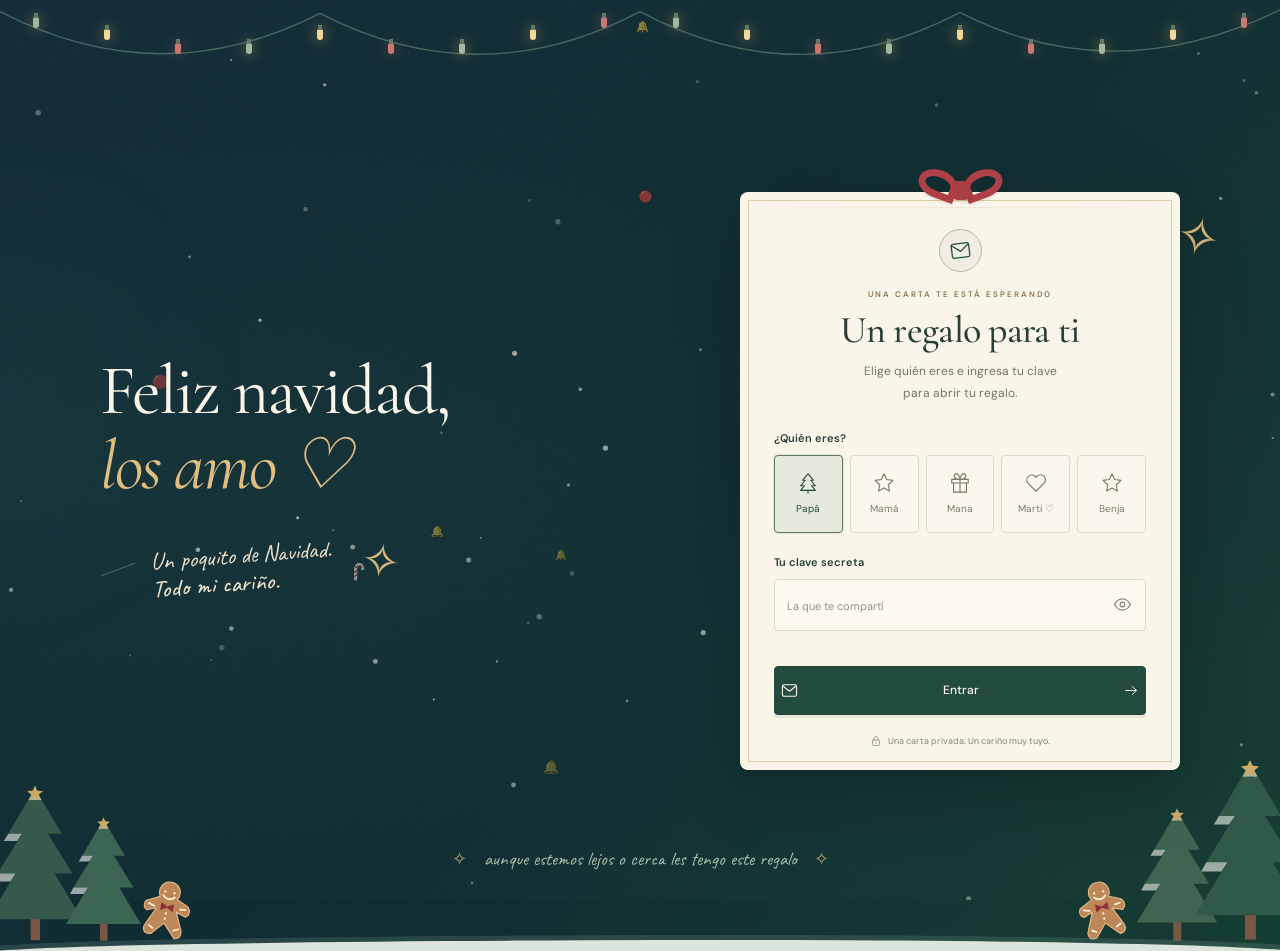
<file: index.html>
<!DOCTYPE html>
<html lang="es-CL">
<head>
  <meta charset="UTF-8">
  <meta name="viewport" content="width=device-width, initial-scale=1">
  <meta name="robots" content="noindex, nofollow">
  <meta name="theme-color" content="#102d32">
  <meta name="description" content="Un pequeño regalo, preparado con mucho cariño para esta Navidad.">
  <meta property="og:title" content="Un regalo de Navidad 🎄">
  <meta property="og:description" content="Hay regalos que se abren con el corazón. Uno de ellos te está esperando.">
  <meta property="og:type" content="website">
  <meta property="og:locale" content="es_CL">
  <title>Un regalo de Navidad 🎄</title>
  <link rel="icon" href="data:image/svg+xml,%3Csvg xmlns='http://www.w3.org/2000/svg' viewBox='0 0 64 64'%3E%3Ctext y='52' font-size='52'%3E🎄%3C/text%3E%3C/svg%3E">
  <link rel="preconnect" href="https://fonts.googleapis.com">
  <link rel="preconnect" href="https://fonts.gstatic.com" crossorigin>
  <link href="https://fonts.googleapis.com/css2?family=Caveat:wght@400;500;600&family=Cormorant+Garamond:ital,wght@0,400;0,500;0,600;1,400;1,500&family=DM+Sans:wght@400;500;600;700&display=swap" rel="stylesheet">
  <link rel="stylesheet" href="style.css">
  <script src="config.js" defer></script>
  <script src="contenido-cifrado.js" defer></script>
  <script src="script.js" defer></script>
  <script src="nieve.js" defer></script>
</head>
<body>
  <a class="saltar-contenido" href="#principal">Ir al regalo</a>
  <canvas id="nieve" aria-hidden="true"></canvas>
  <div class="halo halo-uno" aria-hidden="true"></div>
  <div class="halo halo-dos" aria-hidden="true"></div>
  <svg class="simbolos" xmlns="http://www.w3.org/2000/svg" aria-hidden="true">
    <defs>
      <symbol id="icono-estrella" viewBox="0 0 24 24"><path d="m12 2 2.9 6.2 6.8.9-5 4.8 1.2 6.8-5.9-3.3-5.9 3.3 1.2-6.8-5-4.8 6.8-.9Z"/></symbol>
      <symbol id="icono-pino" viewBox="0 0 24 24"><path d="m12 2-6 7h3l-5 6h4l-4 5h16l-4-5h4l-5-6h3Z"/><path d="M12 20v3"/></symbol>
      <symbol id="icono-corazon" viewBox="0 0 24 24"><path d="M20.8 4.6a5.4 5.4 0 0 0-7.6 0L12 5.8l-1.2-1.2a5.4 5.4 0 0 0-7.6 7.6L12 21l8.8-8.8a5.4 5.4 0 0 0 0-7.6Z"/></symbol>
      <symbol id="icono-regalo" viewBox="0 0 24 24"><path d="M3 8h18v4H3zM5 12v10h14V12M12 8v14M12 8C5 9 4 2 8 2c3 0 4 6 4 6Zm0 0c7 1 8-6 4-6-3 0-4 6-4 6Z"/></symbol>
      <symbol id="icono-sobre" viewBox="0 0 24 24"><rect x="2" y="4" width="20" height="16" rx="2"/><path d="m3 6 9 7 9-7"/></symbol>
      <symbol id="icono-ojo" viewBox="0 0 24 24"><path d="M2 12s3.5-7 10-7 10 7 10 7-3.5 7-10 7S2 12 2 12Z"/><circle cx="12" cy="12" r="3"/></symbol>
      <symbol id="icono-flecha" viewBox="0 0 24 24"><path d="M4 12h16m-6-6 6 6-6 6"/></symbol>
      <symbol id="arbol" viewBox="0 0 130 220"><path d="M59 174h13v42H59z" fill="#795744"/><path d="M65 6 28 69h19L13 124h25L0 187h130l-38-63h25L83 69h19Z" fill="currentColor"/><path d="m65 6-9 16h18Zm-37 63h19l-7 10H22Zm-15 55h25l-7 11H7Z" fill="#e4eadf" opacity=".65"/><path d="m65 2 3 7 8 1-6 5 2 8-7-4-7 4 2-8-6-5 8-1Z" fill="#cbaa68"/></symbol>
      <symbol id="jengibre" viewBox="0 0 80 100"><path d="M25 29a18 18 0 1 1 30 0l19 8q12 11 0 19l-17-6 14 30q5 14-9 16L40 73 21 95Q6 98 7 84l15-34-15 6Q-5 50 3 40Z" fill="#bd8758" stroke="#e6b987" stroke-width="2"/><path d="m8 44 10 3M63 45l9-1M15 81l7 4m36-2 8-4M30 26q10 10 20 0" fill="none" stroke="#fff1d8" stroke-width="3" stroke-linecap="round"/><g fill="#fff1d8"><circle cx="32" cy="19" r="2"/><circle cx="48" cy="19" r="2"/></g><path d="m29 38 11 6 11-6v14l-11-6-11 6Z" fill="#8e3038"/><g fill="#fff1d8"><circle cx="40" cy="56" r="2"/><circle cx="40" cy="65" r="2"/></g></symbol>
    </defs>
  </svg>
  <div class="guirnalda" aria-hidden="true"><svg viewBox="0 0 1440 90" preserveAspectRatio="none"><path d="M-20 2Q170 112 360 15Q540 108 720 13Q900 109 1080 14Q1260 107 1460 1"/></svg><div class="luces"><i></i><i></i><i></i><i></i><i></i><i></i><i></i><i></i><i></i><i></i><i></i><i></i><i></i><i></i><i></i><i></i><i></i><i></i></div></div>
  <main id="principal" tabindex="-1">
    <section class="acceso" id="pantalla-acceso" aria-labelledby="titulo-acceso">
      <div class="introduccion">
        <h1 id="titulo-acceso">Feliz navidad,<br> <em>los amo ♡</em></h1>
        <div class="dedicatoria"><span class="trazo" aria-hidden="true"></span><p>Un poquito de Navidad.<br><strong>Todo mi cariño.</strong></p><span class="estrella-dibujo" aria-hidden="true">✧</span></div>
      </div>
      <div class="envoltorio-acceso">
        <div class="esquina-ramita" aria-hidden="true">✧</div>
        <section class="tarjeta-acceso" id="tarjeta-acceso" aria-labelledby="titulo-tarjeta">
          <div class="cinta-regalo" aria-hidden="true"><span></span><i></i><b></b></div>
          <div class="sello-sobre" aria-hidden="true"><svg viewBox="0 0 24 24"><use href="#icono-sobre"/></svg></div>
          <p class="ceja tarjeta-ceja">UNA CARTA TE ESTÁ ESPERANDO</p>
          <h2 id="titulo-tarjeta">Un regalo para ti</h2>
          <p class="instrucciones">Elige quién eres e ingresa tu clave<br>para abrir tu regalo.</p>
          <form id="formulario-acceso" autocomplete="off">
            <fieldset class="categorias"><legend>¿Quién eres?</legend>
              <label class="categoria"><input type="radio" name="categoria" value="papa" required checked><span><svg viewBox="0 0 24 24" aria-hidden="true"><use href="#icono-pino"/></svg>Papá</span></label>
              <label class="categoria"><input type="radio" name="categoria" value="mama"><span><svg viewBox="0 0 24 24" aria-hidden="true"><use href="#icono-estrella"/></svg>Mamá</span></label>
              <label class="categoria"><input type="radio" name="categoria" value="hermana"><span><svg viewBox="0 0 24 24" aria-hidden="true"><use href="#icono-regalo"/></svg>Mana</span></label>
              <label class="categoria"><input type="radio" name="categoria" value="novia"><span><svg viewBox="0 0 24 24" aria-hidden="true"><use href="#icono-corazon"/></svg>Marti ♡</span></label>
              <label class="categoria"><input type="radio" name="categoria" value="benja"><span><svg viewBox="0 0 24 24" aria-hidden="true"><use href="#icono-estrella"/></svg>Benja</span></label>
            </fieldset>
            <label class="etiqueta-clave" for="clave">Tu clave secreta</label>
            <div class="campo-clave"><input id="clave" type="password" placeholder="La que te compartí" autocomplete="off" autocapitalize="off" spellcheck="false" required aria-describedby="mensaje-acceso"><button id="mostrar-clave" type="button" aria-label="Mostrar contraseña" aria-pressed="false" aria-controls="clave"><svg viewBox="0 0 24 24" aria-hidden="true"><use href="#icono-ojo"/></svg></button></div>
            <p id="mensaje-acceso" class="mensaje-acceso" role="status" aria-live="polite" aria-atomic="true"></p>
            <button class="boton-principal" id="entrar" type="submit"><svg viewBox="0 0 24 24" aria-hidden="true"><use href="#icono-sobre"/></svg><span>Entrar</span><svg class="flecha" viewBox="0 0 24 24" aria-hidden="true"><use href="#icono-flecha"/></svg></button>
          </form>
          <p class="nota-privada"><svg viewBox="0 0 24 24" aria-hidden="true"><rect x="5" y="10" width="14" height="11" rx="2"/><path d="M8 10V7a4 4 0 0 1 8 0v3M12 14v3"/></svg>Una carta privada. Un cariño muy tuyo.</p>
        </section>
      </div>
    </section>
    <section id="pantalla-carta" class="pantalla-carta" hidden aria-label="Tu carta de Navidad">
      <div class="cabecera-carta"><span class="ceja">DEL CORAZÓN AL &quot;PAPEL&quot;</span><button id="saltar-animacion" class="boton-suave" type="button">Saltar animación <span aria-hidden="true">↗</span></button></div>
      <div id="sobre-animado" class="sobre-animado" aria-hidden="true"><div class="papel-sobre">Una carta para ti<span>con todo mi cariño</span></div><div class="bolsillo-sobre"></div><div class="solapa-sobre"></div><div class="sello-cera">♥</div></div>
      <article id="carta" class="carta" hidden aria-labelledby="titulo-carta">
        <div class="adorno-carta" aria-hidden="true">✧ &nbsp; ❋ &nbsp; ✧</div><p class="ceja">UN REGALO DE NAVIDAD</p>
        <h1 id="titulo-carta" tabindex="-1"></h1>
        <div class="separador-carta" aria-hidden="true"><span>♥</span></div>
        <div id="foto-antes"></div>
        <div id="texto-carta" class="texto-carta" aria-label="Carta personal"></div>
        <p id="estado-lectura" class="solo-lectores" role="status" aria-live="polite"></p>
        <div id="foto-despues"></div>
        <div id="final-carta" class="final-carta" hidden><p class="firma" id="firma"></p><span class="corazon-final" aria-hidden="true">♥</span><div class="acciones-carta"><button id="repetir-animacion" class="boton-suave" type="button">Volver a leer con animación</button><button id="cerrar-sesion" class="boton-suave" type="button">Cerrar sesión <span aria-hidden="true">↗</span></button></div></div>
      </article>
      <button id="cerrar-durante" class="boton-salir" type="button">Cerrar sesión</button>
    </section>
    <noscript><p class="aviso-noscript">Activa JavaScript para abrir tu carta de forma privada en este navegador.</p></noscript>
  </main>
  <footer class="pie"><span aria-hidden="true">✧</span> aunque estemos lejos o cerca les tengo este regalo <span aria-hidden="true">✧</span></footer>
  <div class="paisaje" aria-hidden="true"><div class="bosque bosque-izq"><svg class="arbol arbol-uno"><use href="#arbol"/></svg><svg class="arbol arbol-dos"><use href="#arbol"/></svg><svg class="galleta"><use href="#jengibre"/></svg></div><div class="bosque bosque-der"><svg class="galleta"><use href="#jengibre"/></svg><svg class="arbol arbol-tres"><use href="#arbol"/></svg><svg class="arbol arbol-cuatro"><use href="#arbol"/></svg></div><div class="nieve-suelo"></div></div>
</body>
</html>
</file>
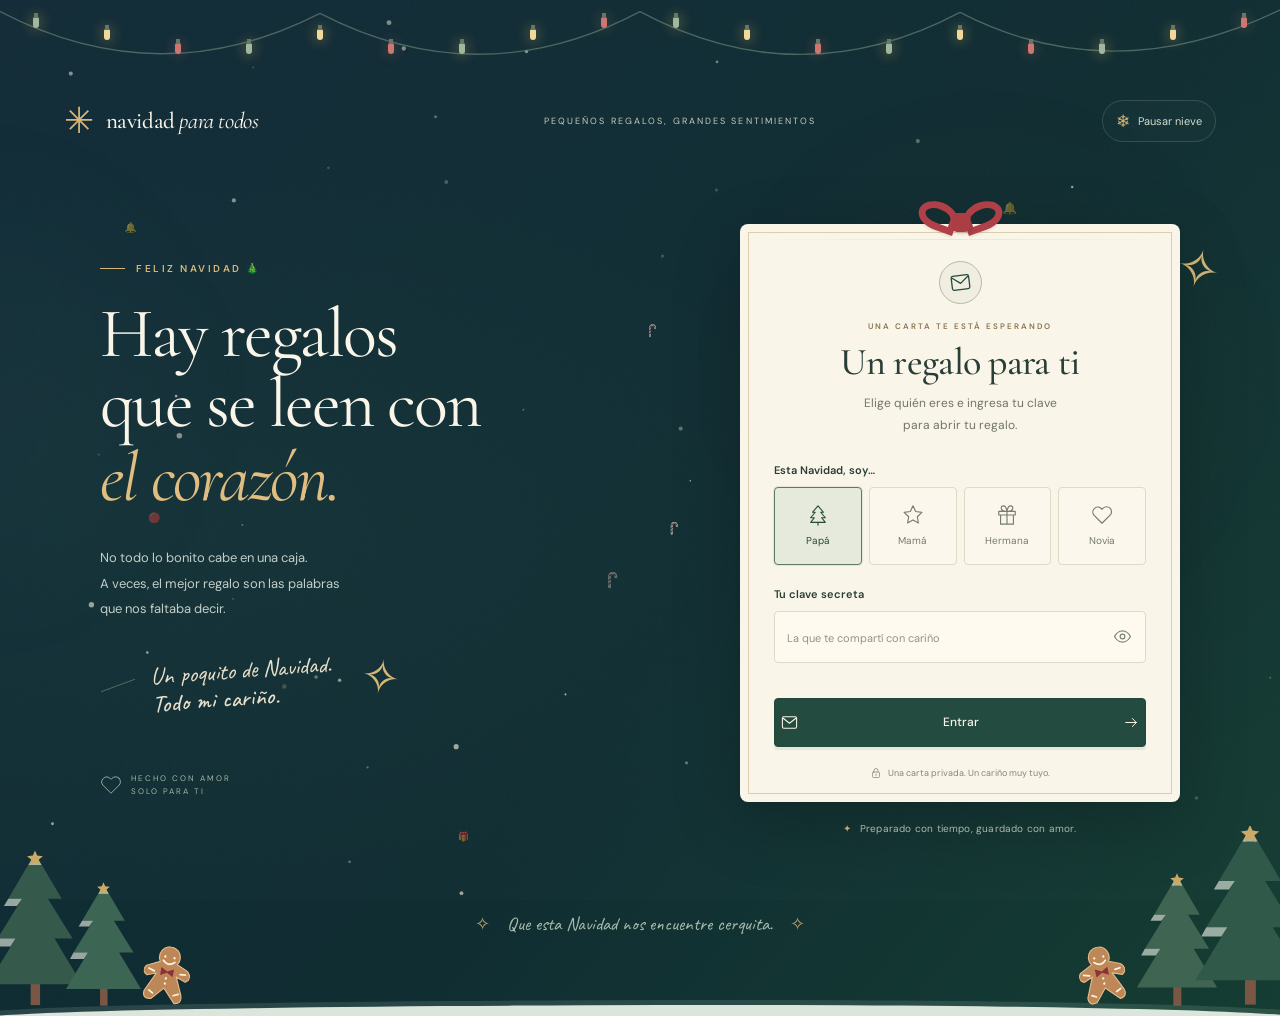
<file: pruebas/con-foto/index.html>
<!DOCTYPE html>
<html lang="es-CL">
<head>
  <meta charset="UTF-8">
  <meta name="viewport" content="width=device-width, initial-scale=1">
  <meta name="robots" content="noindex, nofollow">
  <meta name="theme-color" content="#102d32">
  <meta name="description" content="Un pequeño regalo, preparado con mucho cariño para esta Navidad.">
  <meta property="og:title" content="Un regalo de Navidad 🎄">
  <meta property="og:description" content="Hay regalos que se abren con el corazón. Uno de ellos te está esperando.">
  <meta property="og:type" content="website">
  <meta property="og:locale" content="es_CL">
  <title>Un regalo de Navidad 🎄</title>
  <link rel="icon" href="data:image/svg+xml,%3Csvg xmlns='http://www.w3.org/2000/svg' viewBox='0 0 64 64'%3E%3Ctext y='52' font-size='52'%3E🎄%3C/text%3E%3C/svg%3E">
  <link rel="preconnect" href="https://fonts.googleapis.com">
  <link rel="preconnect" href="https://fonts.gstatic.com" crossorigin>
  <link href="https://fonts.googleapis.com/css2?family=Caveat:wght@400;500;600&family=Cormorant+Garamond:ital,wght@0,400;0,500;0,600;1,400;1,500&family=DM+Sans:wght@400;500;600;700&display=swap" rel="stylesheet">
  <link rel="stylesheet" href="style.css">
  <script src="config.js" defer></script>
  <script src="contenido-cifrado.js" defer></script>
  <script src="script.js" defer></script>
  <script src="nieve.js" defer></script>
</head>
<body>
  <a class="saltar-contenido" href="#principal">Ir al regalo</a>
  <canvas id="nieve" aria-hidden="true"></canvas>
  <div class="halo halo-uno" aria-hidden="true"></div>
  <div class="halo halo-dos" aria-hidden="true"></div>
  <svg class="simbolos" xmlns="http://www.w3.org/2000/svg" aria-hidden="true">
    <defs>
      <symbol id="icono-estrella" viewBox="0 0 24 24"><path d="m12 2 2.9 6.2 6.8.9-5 4.8 1.2 6.8-5.9-3.3-5.9 3.3 1.2-6.8-5-4.8 6.8-.9Z"/></symbol>
      <symbol id="icono-pino" viewBox="0 0 24 24"><path d="m12 2-6 7h3l-5 6h4l-4 5h16l-4-5h4l-5-6h3Z"/><path d="M12 20v3"/></symbol>
      <symbol id="icono-corazon" viewBox="0 0 24 24"><path d="M20.8 4.6a5.4 5.4 0 0 0-7.6 0L12 5.8l-1.2-1.2a5.4 5.4 0 0 0-7.6 7.6L12 21l8.8-8.8a5.4 5.4 0 0 0 0-7.6Z"/></symbol>
      <symbol id="icono-regalo" viewBox="0 0 24 24"><path d="M3 8h18v4H3zM5 12v10h14V12M12 8v14M12 8C5 9 4 2 8 2c3 0 4 6 4 6Zm0 0c7 1 8-6 4-6-3 0-4 6-4 6Z"/></symbol>
      <symbol id="icono-sobre" viewBox="0 0 24 24"><rect x="2" y="4" width="20" height="16" rx="2"/><path d="m3 6 9 7 9-7"/></symbol>
      <symbol id="icono-ojo" viewBox="0 0 24 24"><path d="M2 12s3.5-7 10-7 10 7 10 7-3.5 7-10 7S2 12 2 12Z"/><circle cx="12" cy="12" r="3"/></symbol>
      <symbol id="icono-flecha" viewBox="0 0 24 24"><path d="M4 12h16m-6-6 6 6-6 6"/></symbol>
      <symbol id="arbol" viewBox="0 0 130 220"><path d="M59 174h13v42H59z" fill="#795744"/><path d="M65 6 28 69h19L13 124h25L0 187h130l-38-63h25L83 69h19Z" fill="currentColor"/><path d="m65 6-9 16h18Zm-37 63h19l-7 10H22Zm-15 55h25l-7 11H7Z" fill="#e4eadf" opacity=".65"/><path d="m65 2 3 7 8 1-6 5 2 8-7-4-7 4 2-8-6-5 8-1Z" fill="#cbaa68"/></symbol>
      <symbol id="jengibre" viewBox="0 0 80 100"><path d="M25 29a18 18 0 1 1 30 0l19 8q12 11 0 19l-17-6 14 30q5 14-9 16L40 73 21 95Q6 98 7 84l15-34-15 6Q-5 50 3 40Z" fill="#bd8758" stroke="#e6b987" stroke-width="2"/><path d="m8 44 10 3M63 45l9-1M15 81l7 4m36-2 8-4M30 26q10 10 20 0" fill="none" stroke="#fff1d8" stroke-width="3" stroke-linecap="round"/><g fill="#fff1d8"><circle cx="32" cy="19" r="2"/><circle cx="48" cy="19" r="2"/></g><path d="m29 38 11 6 11-6v14l-11-6-11 6Z" fill="#8e3038"/><g fill="#fff1d8"><circle cx="40" cy="56" r="2"/><circle cx="40" cy="65" r="2"/></g></symbol>
    </defs>
  </svg>
  <div class="guirnalda" aria-hidden="true"><svg viewBox="0 0 1440 90" preserveAspectRatio="none"><path d="M-20 2Q170 112 360 15Q540 108 720 13Q900 109 1080 14Q1260 107 1460 1"/></svg><div class="luces"><i></i><i></i><i></i><i></i><i></i><i></i><i></i><i></i><i></i><i></i><i></i><i></i><i></i><i></i><i></i><i></i><i></i><i></i></div></div>
  <header class="cabecera">
    <a class="marca" href="./" aria-label="Navidad para todos, inicio"><span class="marca-icono">✳</span><span>navidad <em>para todos</em></span></a>
    <span class="cabecera-nota">PEQUEÑOS REGALOS, GRANDES SENTIMIENTOS</span>
    <button class="boton-nieve" id="pausar-nieve" type="button" aria-pressed="false"><span aria-hidden="true">❄</span><span id="etiqueta-nieve">Pausar nieve</span></button>
  </header>
  <main id="principal" tabindex="-1">
    <section class="acceso" id="pantalla-acceso" aria-labelledby="titulo-acceso">
      <div class="introduccion">
        <p class="ceja"><span></span> FELIZ NAVIDAD 🎄</p>
        <h1 id="titulo-acceso">Hay regalos<br> que se leen con<br> <em>el corazón.</em></h1>
        <p class="bajada">No todo lo bonito cabe en una caja.<br>A veces, el mejor regalo son las palabras<br class="solo-escritorio"> que nos faltaba decir.</p>
        <div class="dedicatoria"><span class="trazo" aria-hidden="true"></span><p>Un poquito de Navidad.<br><strong>Todo mi cariño.</strong></p><span class="estrella-dibujo" aria-hidden="true">✧</span></div>
        <div class="sello-amor" aria-hidden="true"><svg viewBox="0 0 24 24"><use href="#icono-corazon"/></svg><span>HECHO CON AMOR<br>SOLO PARA TI</span></div>
      </div>
      <div class="envoltorio-acceso">
        <div class="esquina-ramita" aria-hidden="true">✧</div>
        <section class="tarjeta-acceso" id="tarjeta-acceso" aria-labelledby="titulo-tarjeta">
          <div class="cinta-regalo" aria-hidden="true"><span></span><i></i><b></b></div>
          <div class="sello-sobre" aria-hidden="true"><svg viewBox="0 0 24 24"><use href="#icono-sobre"/></svg></div>
          <p class="ceja tarjeta-ceja">UNA CARTA TE ESTÁ ESPERANDO</p>
          <h2 id="titulo-tarjeta">Un regalo para ti</h2>
          <p class="instrucciones">Elige quién eres e ingresa tu clave<br>para abrir tu regalo.</p>
          <form id="formulario-acceso" autocomplete="off">
            <fieldset class="categorias"><legend>Esta Navidad, soy…</legend>
              <label class="categoria"><input type="radio" name="categoria" value="papa" required checked><span><svg viewBox="0 0 24 24" aria-hidden="true"><use href="#icono-pino"/></svg>Papá</span></label>
              <label class="categoria"><input type="radio" name="categoria" value="mama"><span><svg viewBox="0 0 24 24" aria-hidden="true"><use href="#icono-estrella"/></svg>Mamá</span></label>
              <label class="categoria"><input type="radio" name="categoria" value="hermana"><span><svg viewBox="0 0 24 24" aria-hidden="true"><use href="#icono-regalo"/></svg>Hermana</span></label>
              <label class="categoria"><input type="radio" name="categoria" value="novia"><span><svg viewBox="0 0 24 24" aria-hidden="true"><use href="#icono-corazon"/></svg>Novia</span></label>
            </fieldset>
            <label class="etiqueta-clave" for="clave">Tu clave secreta</label>
            <div class="campo-clave"><input id="clave" type="password" placeholder="La que te compartí con cariño" autocomplete="off" autocapitalize="off" spellcheck="false" required aria-describedby="mensaje-acceso"><button id="mostrar-clave" type="button" aria-label="Mostrar contraseña" aria-pressed="false" aria-controls="clave"><svg viewBox="0 0 24 24" aria-hidden="true"><use href="#icono-ojo"/></svg></button></div>
            <p id="mensaje-acceso" class="mensaje-acceso" role="status" aria-live="polite" aria-atomic="true"></p>
            <button class="boton-principal" id="entrar" type="submit"><svg viewBox="0 0 24 24" aria-hidden="true"><use href="#icono-sobre"/></svg><span>Entrar</span><svg class="flecha" viewBox="0 0 24 24" aria-hidden="true"><use href="#icono-flecha"/></svg></button>
          </form>
          <p class="nota-privada"><svg viewBox="0 0 24 24" aria-hidden="true"><rect x="5" y="10" width="14" height="11" rx="2"/><path d="M8 10V7a4 4 0 0 1 8 0v3M12 14v3"/></svg>Una carta privada. Un cariño muy tuyo.</p>
        </section>
        <p class="nota-bajo-tarjeta"><span aria-hidden="true">✦</span> Preparado con tiempo, guardado con amor.</p>
      </div>
    </section>
    <section id="pantalla-carta" class="pantalla-carta" hidden aria-label="Tu carta de Navidad">
      <div class="cabecera-carta"><span class="ceja">DEL CORAZÓN AL PAPEL</span><button id="saltar-animacion" class="boton-suave" type="button">Saltar animación <span aria-hidden="true">↗</span></button></div>
      <div id="sobre-animado" class="sobre-animado" aria-hidden="true"><div class="papel-sobre">Una carta para ti<span>con todo mi cariño</span></div><div class="bolsillo-sobre"></div><div class="solapa-sobre"></div><div class="sello-cera">♥</div></div>
      <article id="carta" class="carta" hidden aria-labelledby="titulo-carta">
        <div class="adorno-carta" aria-hidden="true">✧ &nbsp; ❋ &nbsp; ✧</div><p class="ceja">UN REGALO DE NAVIDAD</p>
        <h1 id="titulo-carta" tabindex="-1"></h1>
        <div class="separador-carta" aria-hidden="true"><span>♥</span></div>
        <div id="foto-antes"></div>
        <div id="texto-carta" class="texto-carta" aria-label="Carta personal"></div>
        <p id="estado-lectura" class="solo-lectores" role="status" aria-live="polite"></p>
        <div id="foto-despues"></div>
        <div id="final-carta" class="final-carta" hidden><p class="firma" id="firma"></p><span class="corazon-final" aria-hidden="true">♥</span><p class="recuerdo">Las palabras se quedan. El cariño, también.</p><div class="acciones-carta"><button id="repetir-animacion" class="boton-suave" type="button">Volver a leer con animación</button><button id="cerrar-sesion" class="boton-suave" type="button">Cerrar sesión <span aria-hidden="true">↗</span></button></div></div>
      </article>
      <button id="cerrar-durante" class="boton-salir" type="button">Cerrar sesión</button>
    </section>
    <noscript><p class="aviso-noscript">Activa JavaScript para abrir tu carta de forma privada en este navegador.</p></noscript>
  </main>
  <footer class="pie"><span aria-hidden="true">✧</span> Que esta Navidad nos encuentre cerquita. <span aria-hidden="true">✧</span></footer>
  <div class="paisaje" aria-hidden="true"><div class="bosque bosque-izq"><svg class="arbol arbol-uno"><use href="#arbol"/></svg><svg class="arbol arbol-dos"><use href="#arbol"/></svg><svg class="galleta"><use href="#jengibre"/></svg></div><div class="bosque bosque-der"><svg class="galleta"><use href="#jengibre"/></svg><svg class="arbol arbol-tres"><use href="#arbol"/></svg><svg class="arbol arbol-cuatro"><use href="#arbol"/></svg></div><div class="nieve-suelo"></div></div>
</body>
</html>
</file>
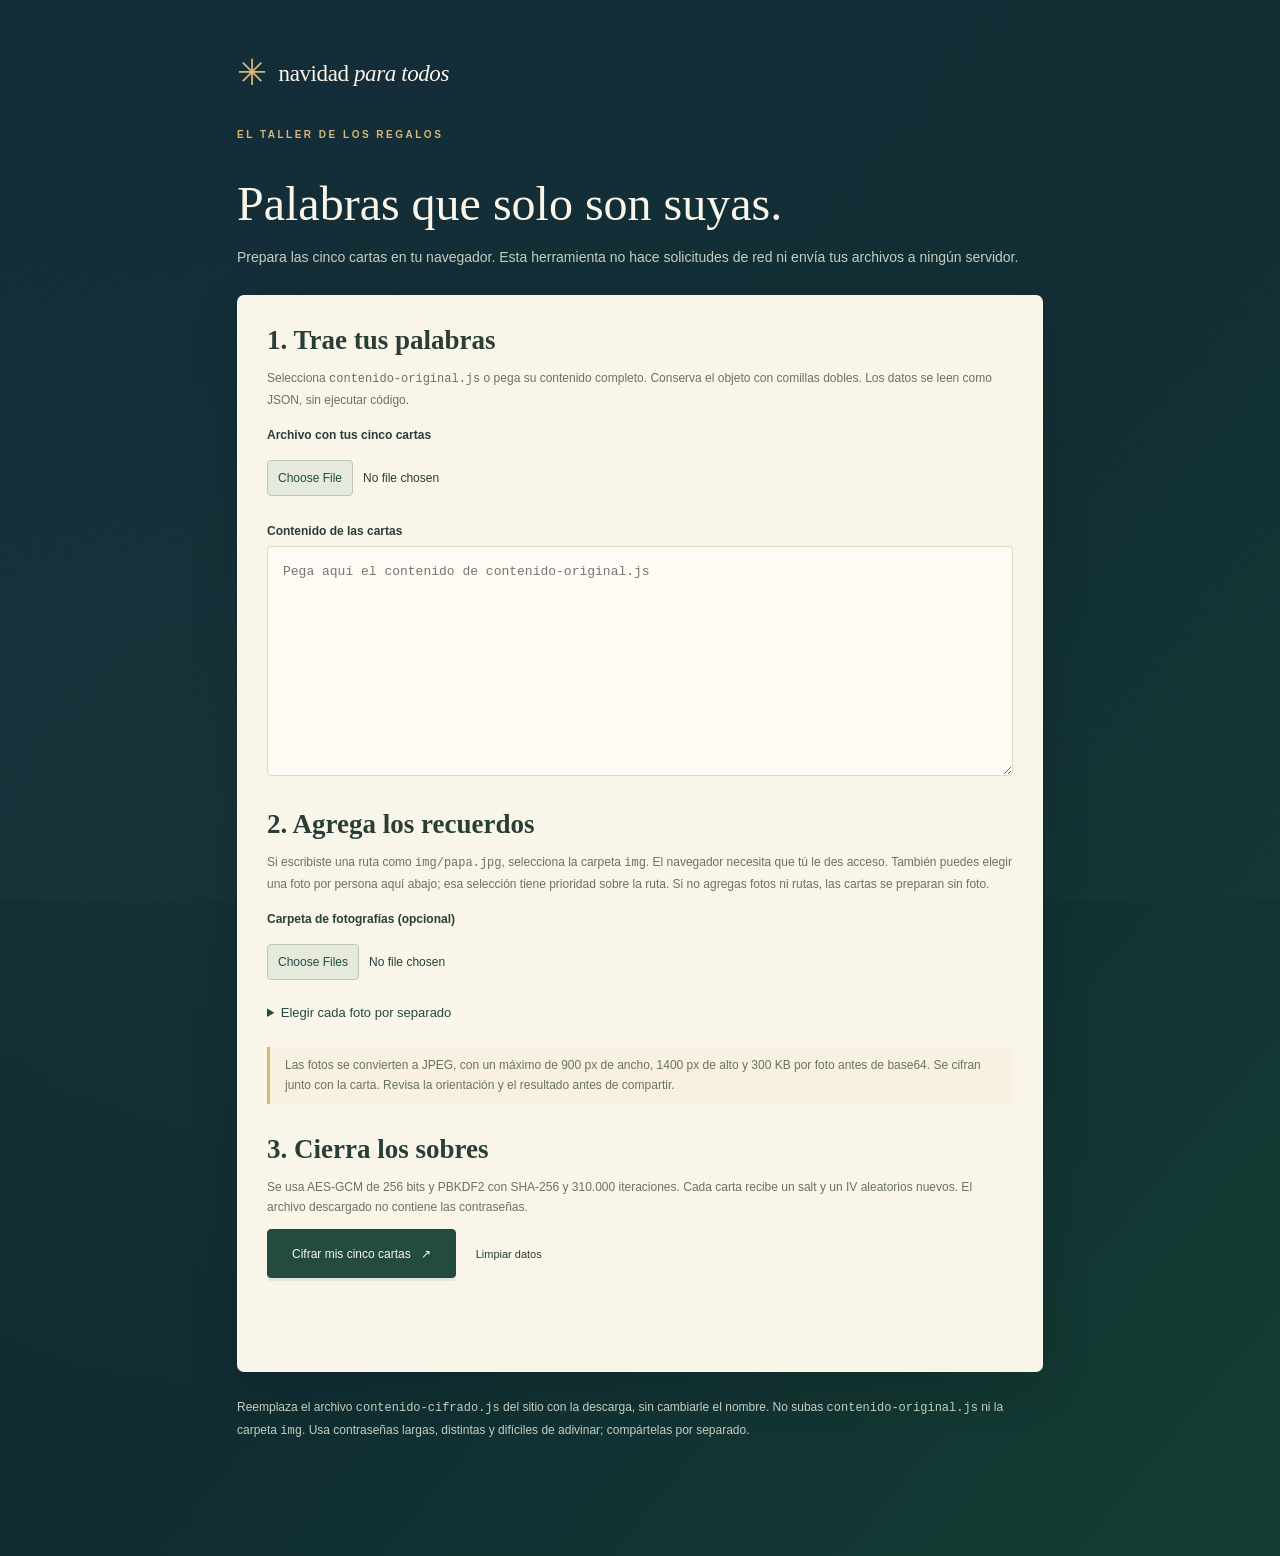
<file: herramientas/cifrar.html>
<!DOCTYPE html>
<html lang="es-CL">
<head>
  <meta charset="UTF-8">
  <meta name="viewport" content="width=device-width, initial-scale=1">
  <meta name="robots" content="noindex, nofollow">
  <title>Preparar mis cartas · Navidad para todos</title>
  <link rel="stylesheet" href="../style.css">
  <script src="../config.js" defer></script>
  <style>
    .taller{max-width:850px;margin:55px auto;padding:0 22px 50px}.taller>h1{font:500 48px var(--serif);margin-bottom:8px}.taller>p{color:#c4cebf;line-height:1.8}.panel-taller{background:var(--crema);color:var(--tinta);color-scheme:light;border-radius:7px;padding:30px;margin-top:25px;box-shadow:0 15px 50px #0002}.panel-taller h2{font:600 27px var(--serif);margin:0 0 12px}.panel-taller p{line-height:1.7;font-size:12px;color:#69735f}.panel-taller label{display:block;font-size:12px;font-weight:600;margin:18px 0 8px}.panel-taller input[type=file]{font-size:12px;max-width:100%;padding:10px 0}.panel-taller input::file-selector-button{background:#e5eadd;color:var(--pino);border:1px solid #bdc5b1;border-radius:4px;padding:10px;margin-right:10px;cursor:pointer}.panel-taller textarea{width:100%;min-height:230px;background:#fffcf5;color:var(--tinta);border:1px solid var(--borde);border-radius:4px;padding:15px;font:13px/1.6 Consolas,monospace;resize:vertical}.panel-taller summary{font-size:13px;cursor:pointer;padding:15px 0;color:var(--pino)}.fotos-individuales{display:grid;grid-template-columns:1fr 1fr;gap:8px 25px}.fotos-individuales label{margin-bottom:0}.aviso-taller{border-left:3px solid var(--oro);padding:8px 15px;background:#d6b77911}.estado-taller{min-height:40px;font-size:13px;line-height:1.6;white-space:pre-line;color:#31573e}.estado-taller.error{color:var(--rojo)}.acciones-taller{display:flex;align-items:center;gap:20px;flex-wrap:wrap}.acciones-taller>.boton-principal{width:auto;padding:0 24px}.descarga{display:inline-block;padding:15px 24px;background:var(--pino);color:var(--crema);text-decoration:none;border-radius:4px;font-size:13px}.pasos-nota{font-size:12px;color:#c8cdbc;line-height:1.8;margin-top:25px}.panel-taller code{font-size:12px;overflow-wrap:anywhere}@media(max-width:600px){.taller{margin-top:25px}.taller>h1{font-size:38px}.panel-taller{padding:23px}.fotos-individuales{grid-template-columns:1fr}}
  </style>
</head>
<body>
<main class="taller">
  <a class="marca" href="../index.html"><span class="marca-icono">✳</span><span>navidad <em>para todos</em></span></a>
  <p class="ceja" style="color:var(--oro);margin-top:35px">EL TALLER DE LOS REGALOS</p>
  <h1>Palabras que solo son suyas.</h1>
  <p>Prepara las cinco cartas en tu navegador. Esta herramienta no hace solicitudes de red ni envía tus archivos a ningún servidor.</p>
  <form id="formulario-cifrar" class="panel-taller" autocomplete="off">
    <h2>1. Trae tus palabras</h2>
    <p>Selecciona <code>contenido-original.js</code> o pega su contenido completo. Conserva el objeto con comillas dobles. Los datos se leen como JSON, sin ejecutar código.</p>
    <label for="archivo-original">Archivo con tus cinco cartas</label>
    <input id="archivo-original" type="file" accept=".js,.json,text/plain,application/json">
    <label for="original">Contenido de las cartas</label>
    <textarea id="original" spellcheck="false" autocomplete="off" placeholder="Pega aquí el contenido de contenido-original.js" required></textarea>
    <h2 style="margin-top:30px">2. Agrega los recuerdos</h2>
    <p>Si escribiste una ruta como <code>img/papa.jpg</code>, selecciona la carpeta <code>img</code>. El navegador necesita que tú le des acceso. También puedes elegir una foto por persona aquí abajo; esa selección tiene prioridad sobre la ruta. Si no agregas fotos ni rutas, las cartas se preparan sin foto.</p>
    <label for="carpeta-fotos">Carpeta de fotografías (opcional)</label>
    <input id="carpeta-fotos" type="file" webkitdirectory multiple>
    <details><summary>Elegir cada foto por separado</summary><div class="fotos-individuales">
      <div><label for="foto-papa">Foto de Papá</label><input id="foto-papa" type="file" accept="image/jpeg,image/png,image/webp,image/gif"></div>
      <div><label for="foto-mama">Foto de Mamá</label><input id="foto-mama" type="file" accept="image/jpeg,image/png,image/webp,image/gif"></div>
      <div><label for="foto-hermana">Foto de Mana</label><input id="foto-hermana" type="file" accept="image/jpeg,image/png,image/webp,image/gif"></div>
      <div><label for="foto-novia">Foto de Marti ♡</label><input id="foto-novia" type="file" accept="image/jpeg,image/png,image/webp,image/gif"></div>
      <div><label for="foto-benja">Foto de Benja</label><input id="foto-benja" type="file" accept="image/jpeg,image/png,image/webp,image/gif"></div>
    </div></details>
    <p class="aviso-taller">Las fotos se convierten a JPEG, con un máximo de 900 px de ancho, 1400 px de alto y 300 KB por foto antes de base64. Se cifran junto con la carta. Revisa la orientación y el resultado antes de compartir.</p>
    <h2 style="margin-top:30px">3. Cierra los sobres</h2>
    <p>Se usa AES-GCM de 256 bits y PBKDF2 con SHA-256 y 310.000 iteraciones. Cada carta recibe un salt y un IV aleatorios nuevos. El archivo descargado no contiene las contraseñas.</p>
    <div class="acciones-taller"><button class="boton-principal" id="cifrar" type="submit">Cifrar mis cinco cartas <span aria-hidden="true">↗</span></button><button class="boton-suave" id="limpiar" type="button">Limpiar datos</button></div>
    <p class="estado-taller" id="estado" role="status" aria-live="polite" aria-atomic="true"></p>
    <a class="descarga" id="descarga" download="contenido-cifrado.js" hidden>Descargar contenido-cifrado.js ↓</a>
  </form>
  <p class="pasos-nota">Reemplaza el archivo <code>contenido-cifrado.js</code> del sitio con la descarga, sin cambiarle el nombre. No subas <code>contenido-original.js</code> ni la carpeta <code>img</code>. Usa contraseñas largas, distintas y difíciles de adivinar; compártelas por separado.</p>
</main>
<script>
'use strict';
document.addEventListener('DOMContentLoaded', () => {
  const $ = id => document.getElementById(id);
  const categorias = ['papa', 'mama', 'hermana', 'novia', 'benja'];
  const nombres = { papa: 'Papá', mama: 'Mamá', hermana: 'Mana', novia: 'Marti ♡', benja: 'Benja' };
  let urlDescarga = null;
  let trabajando = false;
  function estado(texto, error = false) {
    $('estado').textContent = texto;
    $('estado').classList.toggle('error', error);
  }
  function quitarDescarga() {
    $('descarga').hidden = true;
    $('descarga').removeAttribute('href');
    if (urlDescarga) URL.revokeObjectURL(urlDescarga);
    urlDescarga = null;
  }
  function leerOriginal(texto) {
    // Solo se eliminan comentarios de línea al principio. No se usa eval ni Function.
    const limpio = texto.replace(/^\uFEFF/, '').replace(/^(?:\s*\/\/[^\n]*(?:\n|$))*/, '').trim();
    const coincidencia = limpio.match(/^(?:(?:const|let|var)\s+CONTENIDO_ORIGINAL\s*=\s*)?(\{[\s\S]*\})\s*;?\s*$/);
    if (!coincidencia) throw new Error('Pega el objeto completo de contenido-original.js, conservando las comillas dobles.');
    let datos;
    try { datos = JSON.parse(coincidencia[1]); }
    catch { throw new Error('No pude leer el objeto. Revisa comas, comillas dobles y saltos de párrafo escritos como \\n\\n. No agregues comentarios dentro de los datos.'); }
    for (const categoria of categorias) {
      const carta = datos[categoria];
      if (!carta || ['titulo', 'texto', 'foto', 'pieFoto', 'firma', 'contrasena'].some(clave => typeof carta[clave] !== 'string')) throw new Error(`Revisa ${nombres[categoria]}: necesita titulo, texto, foto, pieFoto, firma y contrasena, todos entre comillas dobles.`);
      if (!carta.titulo.trim() || !carta.texto.trim() || !carta.firma.trim() || !carta.contrasena.trim()) throw new Error(`A ${nombres[categoria]} le falta título, texto, firma o contraseña.`);
      if (/^(?:[a-z]+:|\/|\\)|(?:^|[\\/])\.\.(?:[\\/]|$)/i.test(carta.foto)) throw new Error(`La foto de ${nombres[categoria]} debe ser una ruta local relativa, como img/papa.jpg.`);
    }
    return datos;
  }
  $('archivo-original').addEventListener('change', async () => {
    quitarDescarga();
    const archivo = $('archivo-original').files[0];
    if (!archivo) return;
    try {
      if (archivo.size > 5 * 1024 * 1024) throw new Error('El archivo de texto es demasiado grande. Las fotos se seleccionan por separado.');
      $('original').value = await archivo.text();
      estado('Archivo cargado. Revisa las cartas y agrega tus fotos si corresponde.');
    } catch (error) { estado(error.message, true); }
  });
  $('formulario-cifrar').addEventListener('input', quitarDescarga);
  function buscarFoto(categoria, ruta) {
    const directa = $(`foto-${categoria}`).files[0];
    if (directa) return directa;
    if (!ruta) return null;
    const normalizada = ruta.replace(/\\/g, '/').replace(/^\.\//, '');
    const archivos = Array.from($('carpeta-fotos').files);
    const exactos = archivos.filter(archivo => archivo.webkitRelativePath === normalizada || archivo.webkitRelativePath.endsWith('/' + normalizada));
    if (exactos.length === 1) return exactos[0];
    const soloNombre = archivos.filter(archivo => archivo.name === normalizada.split('/').pop());
    if (soloNombre.length === 1) return soloNombre[0];
    throw new Error(`No pude identificar la foto de ${nombres[categoria]} (${ruta}). Selecciona la carpeta correcta o elige su foto por separado. Si no quieres foto, deja "foto": "".`);
  }
  const aBlob = (canvas, calidad) => new Promise((resolver, rechazar) => canvas.toBlob(blob => blob ? resolver(blob) : rechazar(new Error('No se pudo comprimir la foto.')), 'image/jpeg', calidad));
  const aDataURL = blob => new Promise((resolver, rechazar) => {
    const lector = new FileReader();
    lector.onload = () => resolver(lector.result);
    lector.onerror = () => rechazar(new Error('No se pudo leer la foto.'));
    lector.readAsDataURL(blob);
  });
  async function comprimirFoto(archivo) {
    if (!/\.(jpe?g|png|webp|gif)$/i.test(archivo.name)) throw new Error('Usa fotos JPG, PNG, WebP o GIF. Convierte las fotos HEIC antes de seleccionarlas.');
    if (archivo.size > 40 * 1024 * 1024) throw new Error('Esa foto pesa más de 40 MB. Reduce su tamaño antes de seleccionarla.');
    const url = URL.createObjectURL(archivo);
    const imagen = new Image();
    try {
      await new Promise((resolver, rechazar) => {
        imagen.onload = resolver;
        imagen.onerror = () => rechazar(new Error(`No pude abrir ${archivo.name}. Prueba con otra foto JPG o PNG.`));
        imagen.src = url;
      });
      const escala = Math.min(1, 900 / imagen.naturalWidth, 1400 / imagen.naturalHeight);
      const canvas = document.createElement('canvas');
      canvas.width = Math.max(1, Math.round(imagen.naturalWidth * escala));
      canvas.height = Math.max(1, Math.round(imagen.naturalHeight * escala));
      const contexto = canvas.getContext('2d');
      if (!contexto) throw new Error('Este navegador no permite preparar fotos. Prueba con Chrome, Edge, Firefox o Safari actualizado.');
      function dibujar() {
        contexto.fillStyle = '#faf5e9'; contexto.fillRect(0, 0, canvas.width, canvas.height);
        contexto.drawImage(imagen, 0, 0, canvas.width, canvas.height);
      }
      dibujar();
      let calidad = .88;
      let blob = await aBlob(canvas, calidad);
      while (blob.size > 300 * 1024) {
        if (calidad > .48) calidad -= .08;
        else { canvas.width = Math.max(1, Math.round(canvas.width * .85)); canvas.height = Math.max(1, Math.round(canvas.height * .85)); dibujar(); }
        blob = await aBlob(canvas, calidad);
      }
      const resultado = await aDataURL(blob);
      canvas.width = canvas.height = 0;
      return resultado;
    } finally { imagen.removeAttribute('src'); URL.revokeObjectURL(url); }
  }
  $('formulario-cifrar').addEventListener('submit', async evento => {
    evento.preventDefault();
    if (trabajando) return;
    quitarDescarga();
    if (!globalThis.crypto?.subtle) { estado('Este navegador necesita HTTPS o localhost para cifrar. Abre la herramienta en Chrome/Edge actualizado o usa el servidor local descrito en LEEME.md.', true); return; }
    trabajando = true;
    const controles = Array.from($('formulario-cifrar').querySelectorAll('input,textarea,button'));
    controles.forEach(control => { control.disabled = true; });
    $('formulario-cifrar').setAttribute('aria-busy', 'true');
    let datos = null;
    try {
      datos = leerOriginal($('original').value);
      const cifradas = {};
      let clavesDebiles = false;
      for (const [indice, categoria] of categorias.entries()) {
        estado(`Preparando ${indice + 1} de ${categorias.length}: ${nombres[categoria]}…`);
        const original = datos[categoria];
        const archivoFoto = buscarFoto(categoria, original.foto);
        const contenido = {
          titulo: original.titulo, texto: original.texto,
          foto: archivoFoto ? await comprimirFoto(archivoFoto) : '',
          pieFoto: original.pieFoto, firma: original.firma
        };
        clavesDebiles ||= original.contrasena.length < 16 || original.contrasena.startsWith('cambiar-esta-clave-');
        cifradas[categoria] = await RegaloCrypto.cifrar(contenido, original.contrasena);
        contenido.foto = ''; contenido.texto = '';
      }
      const salida = '// Archivo público. Solo contiene bloques AES-GCM; generado en tu navegador.\nwindow.CONTENIDO_CIFRADO = Object.freeze(' + JSON.stringify(cifradas, null, 2) + ');\n';
      urlDescarga = URL.createObjectURL(new Blob([salida], { type: 'text/javascript;charset=utf-8' }));
      $('descarga').href = urlDescarga;
      $('descarga').hidden = false;
      estado('Tus cinco cartas están cifradas. Descarga el archivo y reemplaza el del sitio.' + (clavesDebiles ? '\nOjo: hay contraseñas de ejemplo o cortas. Cámbialas antes de compartir cartas reales.' : ''));
    } catch (error) { estado(error.message || 'No se pudieron preparar las cartas. Revisa los datos e inténtalo otra vez.', true); }
    finally {
      datos = null;
      trabajando = false;
      controles.forEach(control => { control.disabled = false; });
      $('formulario-cifrar').removeAttribute('aria-busy');
    }
  });
  $('limpiar').addEventListener('click', () => {
    if (trabajando) return;
    quitarDescarga(); $('formulario-cifrar').reset();
    estado('Datos retirados de la herramienta. Tus archivos originales siguen en tu equipo.');
    $('archivo-original').focus();
  });
  window.addEventListener('pagehide', () => { quitarDescarga(); $('formulario-cifrar').reset(); });
});
</script>
</body>
</html>
</file>
<file: style.css>
/* Estilos del regalo: paleta, acceso, carta, paisaje y adaptación móvil. */
:root {
  color-scheme:dark;
  --noche:#102d32;
  --pino:#244b40;
  --pino-oscuro:#193c32;
  --rojo:#a63840;
  --rojo-claro:#c34d52;
  --oro:#d6b779;
  --crema:#faf5e9;
  --tinta:#293e37;
  --tinta-suave:#73786c;
  --borde:#dfd9c9;
  --serif:'Cormorant Garamond',Georgia,serif;
  --mano:'Caveat','Segoe Print',cursive;
  --sans:'DM Sans',Arial,sans-serif
}
* {
  box-sizing:border-box
}
html {
  min-width:320px;
  scroll-behavior:smooth
}
body {
  margin:0;
  min-height:100svh;
  background:radial-gradient(ellipse at 14% 52%,#234c462e,transparent 52%),linear-gradient(130deg,#122b38 0%,var(--noche) 56%,#153d32 100%);
  color:var(--crema);
  font-family:var(--sans);
  font-size:14px;
  overflow-x:hidden;
  position:relative;
  isolation:isolate
}
body:before {
  content:"";
  position:fixed;
  inset:0;
  opacity:.055;
  pointer-events:none;
  z-index:-1;
  background-image:url("data:image/svg+xml,%3Csvg xmlns='http://www.w3.org/2000/svg' width='180' height='180'%3E%3Cfilter id='n'%3E%3CfeTurbulence type='fractalNoise' baseFrequency='.7' numOctaves='3' stitchTiles='stitch'/%3E%3C/filter%3E%3Cpath fill='%23fff' filter='url(%23n)' opacity='.6' d='M0 0h180v180H0z'/%3E%3C/svg%3E")
}
button,input,textarea {
  font:inherit
}
button,a,input {
  -webkit-tap-highlight-color:transparent
}
button {
  cursor:pointer
}
button:disabled {
  cursor:wait;
  opacity:.65
}
button:focus-visible,a:focus-visible,input:focus-visible,textarea:focus-visible,summary:focus-visible {
  outline:3px solid var(--oro);
  outline-offset:5px
}
svg {
  fill:none;
  stroke:currentColor;
  stroke-width:1.5;
  stroke-linecap:round;
  stroke-linejoin:round
}
a {
  color:inherit
}
button {
  touch-action:manipulation
}
[hidden] {
  display:none!important
}
.simbolos {
  position:absolute;
  width:0;
  height:0;
  overflow:hidden
}
.solo-lectores,.saltar-contenido:not(:focus) {
  position:absolute;
  width:1px;
  height:1px;
  overflow:hidden;
  clip-path:inset(50%);
  white-space:nowrap
}
.saltar-contenido:focus {
  position:fixed;
  top:10px;
  left:10px;
  padding:14px;
  background:var(--crema);
  color:var(--pino);
  z-index:10
}
#principal {
  outline:none;
  padding-top:110px;
  position:relative;
  z-index:2
}
#nieve {
  position:fixed;
  inset:0;
  width:100%;
  height:100%;
  z-index:-1;
  pointer-events:none
}
.halo {
  position:absolute;
  pointer-events:none;
  border-radius:50%;
  filter:blur(90px);
  z-index:-1
}
.halo-uno {
  width:330px;
  height:330px;
  background:#a37e2b09;
  right:10%;
  top:210px
}
.halo-dos {
  width:300px;
  height:300px;
  background:#73a89709;
  left:-180px;
  top:240px
}
.guirnalda {
  height:85px;
  position:absolute;
  top:0;
  left:0;
  right:0;
  pointer-events:none;
  overflow:hidden
}
.guirnalda>svg {
  position:absolute;
  width:100%;
  height:80px;
  stroke:#608074;
  stroke-width:1.5;
  opacity:.7
}
.luces {
  position:absolute;
  display:flex;
  justify-content:space-around;
  width:100%;
  top:29px
}
.luces i {
  width:6px;
  height:11px;
  border-radius:4px 4px 6px 6px;
  background:#f4d89b;
  box-shadow:0 0 12px 4px #e9bf6133;
  position:relative;
  animation:titilar 4s ease-in-out infinite alternate
}
.luces i:before {
  content:"";
  position:absolute;
  height:5px;
  width:4px;
  background:#647769;
  top:-4px;
  left:1px
}
.luces i:nth-child(3n) {
  background:#ce7770;
  box-shadow:0 0 12px 3px #ce777033;
  animation-delay:-2s
}
.luces i:nth-child(3n + 1) {
  background:#a1b89c;
  animation-delay:-1s
}
.luces i:nth-child(9n + 1),.luces i:nth-child(9n) {
  transform:translateY(-12px)
}
.luces i:nth-child(9n + 3),.luces i:nth-child(9n + 4),.luces i:nth-child(9n + 6),.luces i:nth-child(9n + 7) {
  transform:translateY(14px)
}
.cabecera {
  max-width:1360px;
  margin:0 auto;
  padding:100px 64px 0;
  display:flex;
  align-items:center;
  justify-content:space-between;
  gap:24px;
  position:relative;
  z-index:2
}
.marca {
  display:flex;
  align-items:center;
  gap:12px;
  text-decoration:none;
  font:500 23px/1 var(--serif);
  letter-spacing:-.4px
}
.marca em {
  font-weight:400
}
.marca-icono {
  color:var(--oro);
  font:36px/1 Georgia
}
.cabecera-nota {
  font-size:9px;
  letter-spacing:2.1px;
  color:#c6ccbc
}
.boton-nieve {
  display:flex;
  align-items:center;
  gap:8px;
  border:1px solid #c8d7c42e;
  border-radius:30px;
  background:#ffffff04;
  color:#d5dccd;
  padding:9px 13px;
  font-size:11px;
  white-space:nowrap
}
.boton-nieve>span:first-child {
  font-size:17px;
  color:var(--oro)
}
.boton-nieve:hover {
  background:#ffffff0d
}
.acceso {
  max-width:1120px;
  margin:82px auto 72px;
  display:grid;
  grid-template-columns:1fr 440px;
  align-items:center;
  gap:92px;
  padding:0 20px
}
.ceja {
  font-size:10px;
  letter-spacing:2.5px;
  font-weight:600;
  line-height:1.7
}
.introduccion>.ceja {
  color:var(--oro);
  display:flex;
  align-items:center;
  gap:11px;
  margin:0 0 22px
}
.ceja>span:empty {
  width:25px;
  height:1px;
  background:var(--oro)
}
.introduccion h1 {
  font:400 clamp(52px,5.5vw,78px)/.99 var(--serif);
  letter-spacing:-2px;
  margin:0 0 27px
}
.introduccion h1 em {
  font-weight:400;
  color:#e0bd80;
  line-height:1.14
}
.bajada {
  font-size:13px;
  line-height:1.95;
  color:#c3cec5;
  margin:0;
  max-width:350px
}
.dedicatoria {
  display:flex;
  align-items:center;
  margin-top:27px;
  gap:15px;
  position:relative
}
.dedicatoria p {
  font:24px/1.15 var(--mano);
  color:#e9e0ca;
  transform:rotate(-4deg);
  margin:0
}
.dedicatoria strong {
  font-weight:500
}
.trazo {
  width:36px;
  height:1px;
  background:#9fbc9b66;
  transform:rotate(-20deg)
}
.estrella-dibujo {
  font:48px var(--serif);
  margin:0 0 14px 12px;
  color:var(--oro);
  transform:rotate(10deg)
}
.sello-amor {
  display:flex;
  gap:9px;
  align-items:center;
  margin-top:50px;
  color:#a2b5a5
}
.sello-amor svg {
  width:22px;
  height:22px;
  stroke-width:1
}
.sello-amor span {
  font-size:8px;
  line-height:1.7;
  letter-spacing:2px
}
.envoltorio-acceso {
  position:relative
}
.tarjeta-acceso {
  color-scheme:light;
  color:var(--tinta);
  background:var(--crema);
  background-image:radial-gradient(#7060440a .7px,transparent .7px);
  background-size:4px 4px;
  border-radius:8px;
  position:relative;
  padding:37px 34px 23px;
  box-shadow:0 20px 70px #0003,0 3px 9px #0001;
  outline:1px solid #bfa26b7a;
  outline-offset:-9px
}
.tarjeta-acceso:before {
  content:"";
  position:absolute;
  inset:15px 15px auto;
  height:1px;
  background:linear-gradient(90deg,transparent,#b7a47733,transparent)
}
.cinta-regalo {
  height:23px;
  width:85px;
  position:absolute;
  top:-17px;
  left:calc(50% - 42px);
  z-index:1
}
.cinta-regalo span {
  position:absolute;
  left:34px;
  top:6px;
  width:18px;
  height:19px;
  background:#aa3e44;
  border-radius:5px;
  z-index:1;
  box-shadow:2px 2px 3px #5f15252b
}
.cinta-regalo i,.cinta-regalo b {
  position:absolute;
  top:-5px;
  width:40px;
  height:28px;
  border:7px solid #af4047;
  border-radius:50% 50% 0 50%;
  transform:rotate(20deg);
  box-shadow:0 2px 2px #0001
}
.cinta-regalo b {
  right:0;
  transform:scaleX(-1) rotate(20deg)
}
.sello-sobre {
  display:grid;
  place-items:center;
  border:1px solid #b7b8a8;
  border-radius:50%;
  width:43px;
  height:43px;
  margin:0 auto 16px;
  background:#efeee1;
  color:var(--pino)
}
.sello-sobre svg {
  width:21px;
  height:21px;
  transform:rotate(-7deg)
}
.tarjeta-ceja {
  text-align:center;
  color:#8a7550;
  font-size:8px;
  letter-spacing:2px;
  margin:0 0 8px
}
.tarjeta-acceso h2 {
  font:500 38px/1.1 var(--serif);
  text-align:center;
  letter-spacing:-.7px;
  margin:0 0 10px
}
.instrucciones {
  font-size:12px;
  line-height:1.8;
  text-align:center;
  color:#717569;
  margin:0 0 26px
}
.categorias {
  border:0;
  padding:0;
  margin:0 0 22px;
  display:grid;
  grid-template-columns:repeat(5,minmax(0,1fr));
  gap:7px
}
.categorias legend,.etiqueta-clave {
  font-weight:600;
  font-size:11px;
  margin-bottom:10px;
  padding:0
}
.categorias legend {
  padding-bottom:0
}
.categoria {
  position:relative;
  cursor:pointer
}
.categoria input {
  position:absolute;
  opacity:0;
  width:1px;
  height:1px
}
.categoria>span {
  display:flex;
  flex-direction:column;
  align-items:center;
  justify-content:center;
  gap:8px;
  min-height:78px;
  border:1px solid var(--borde);
  border-radius:4px;
  font-size:10px;
  color:#777c6b;
  background:#ffffff2e;
  transition:background .2s,border-color .2s,color .2s
}
.categoria svg {
  height:22px;
  width:22px;
  stroke-width:1.25
}
.categoria input:checked+span {
  background:#e5eadd;
  border-color:#607b60;
  color:#294b37;
  box-shadow:0 0 0 1px #607b6022
}
.categoria input:focus-visible+span {
  outline:3px solid #ae7439;
  outline-offset:3px
}
.categoria:hover>span {
  border-color:#9da791
}
.etiqueta-clave {
  display:block
}
.campo-clave {
  display:flex;
  align-items:center;
  border:1px solid var(--borde);
  border-radius:4px;
  background:#fffaf0;
  overflow:hidden
}
.campo-clave:focus-within {
  outline:2px solid #7a906c;
  outline-offset:2px
}
.campo-clave input {
  width:100%;
  min-width:0;
  border:0;
  background:transparent;
  color:var(--tinta);
  font-size:16px;
  padding:14px 12px;
  height:50px;
  outline:none
}
.campo-clave input:focus-visible {
  outline:none
}
.campo-clave input::placeholder {
  font-size:11px;
  color:#939286;
  opacity:1
}
.campo-clave button {
  border:0;
  background:transparent;
  color:#7c8273;
  display:grid;
  place-items:center;
  width:45px;
  min-width:45px;
  height:46px
}
.campo-clave button svg {
  width:19px;
  height:19px
}
.campo-clave button[aria-pressed=true] {
  color:var(--rojo);
  background:#a6384008
}
.mensaje-acceso {
  font-size:11px;
  line-height:1.5;
  min-height:18px;
  color:#a2353d;
  margin:6px 0 11px
}
.boton-principal {
  border:1px solid #224837;
  border-radius:4px;
  display:flex;
  align-items:center;
  justify-content:center;
  gap:10px;
  background:var(--pino);
  color:var(--crema);
  font-size:12px;
  font-weight:500;
  width:100%;
  min-height:49px;
  box-shadow:0 3px 0 #193c3215;
  transition:background .2s,transform .2s
}
.boton-principal:hover {
  background:#315d49;
  transform:translateY(-1px)
}
.boton-principal svg {
  width:17px;
  height:17px
}
.boton-principal .flecha {
  margin-left:auto;
  width:16px
}
.boton-principal>svg:first-child {
  margin-right:auto
}
.nota-privada {
  display:flex;
  justify-content:center;
  align-items:center;
  gap:6px;
  font-size:9px;
  color:#858778;
  margin:20px 0 0
}
.nota-privada svg {
  width:12px;
  height:12px
}
.nota-bajo-tarjeta {
  font-size:10px;
  color:#bcc9b7;
  text-align:center;
  margin:20px 0 0;
  letter-spacing:.2px
}
.nota-bajo-tarjeta span {
  color:var(--oro);
  padding-right:5px
}
.esquina-ramita {
  position:absolute;
  right:-40px;
  top:14px;
  color:var(--oro);
  font:53px var(--serif);
  transform:rotate(15deg)
}
.pie {
  text-align:center;
  color:#a8bcab;
  font:19px var(--mano);
  padding:5px 30px 80px;
  position:relative;
  z-index:2
}
.pie span {
  font-family:var(--serif);
  font-size:18px;
  color:#b9a573;
  margin:0 12px
}
.paisaje {
  pointer-events:none;
  position:absolute;
  bottom:0;
  left:0;
  right:0;
  height:190px;
  z-index:0;
  overflow:hidden
}
.bosque {
  position:absolute;
  bottom:8px;
  display:flex;
  align-items:flex-end
}
.bosque-izq {
  left:-15px
}
.bosque-der {
  right:-25px
}
.arbol {
  fill:none;
  stroke:none;
  color:#284f44;
  width:110px;
  height:175px
}
.arbol-uno {
  width:100px;
  height:159px;
  color:#35594b
}
.arbol-dos {
  width:85px;
  height:127px;
  margin-left:-24px;
  color:#3c6653
}
.arbol-tres {
  height:136px;
  width:88px;
  color:#3f6451
}
.arbol-cuatro {
  height:185px;
  width:110px;
  margin-left:-26px;
  color:#31594a
}
.galleta {
  height:58px;
  width:47px;
  stroke:none;
  margin-left:-3px;
  margin-bottom:4px;
  transform:rotate(11deg)
}
.bosque-der .galleta {
  margin-right:7px;
  transform:rotate(-12deg)
}
.nieve-suelo {
  height:21px;
  background:#dce5dc;
  position:absolute;
  bottom:-10px;
  left:-2%;
  width:104%;
  border-radius:60% 45% 0 0/70% 70% 0 0;
  box-shadow:0 -5px 0 #a5c4b22b
}
.temblar {
  animation:temblar .4s ease-in-out
}
.pantalla-carta {
  max-width:760px;
  margin:55px auto 70px;
  padding:0 20px
}
.cabecera-carta {
  display:flex;
  justify-content:space-between;
  align-items:center;
  gap:10px;
  margin:0 0 17px
}
.cabecera-carta>.ceja {
  font-size:9px;
  color:var(--oro)
}
.boton-suave {
  border:0;
  background:transparent;
  color:inherit;
  padding:10px 0;
  font-size:11px;
  text-underline-offset:5px
}
.boton-suave:hover {
  text-decoration:underline
}
.cabecera-carta>.boton-suave {
  color:#dfdfcc
}
.carta {
  color-scheme:light;
  color:var(--tinta);
  position:relative;
  background:var(--crema);
  background-image:radial-gradient(#5a4a2f0c .65px,transparent .65px);
  background-size:4px 4px;
  padding:43px 64px 28px;
  border-radius:3px 3px 8px 8px;
  box-shadow:0 20px 65px #0003;
  outline:1px solid #c1ab7d5c;
  outline-offset:-13px;
  animation:aparecer-papel .7s ease both
}
.adorno-carta {
  text-align:center;
  color:#a38b51;
  font-size:20px;
  margin-bottom:12px
}
.carta>.ceja {
  text-align:center;
  color:#8f7953;
  font-size:8px
}
.carta h1 {
  font:500 44px/1.1 var(--serif);
  text-align:center;
  margin:14px 0 22px;
  overflow-wrap:anywhere;
  outline:none
}
.separador-carta {
  display:flex;
  align-items:center;
  gap:14px;
  color:var(--rojo);
  font-size:12px;
  max-width:165px;
  margin:0 auto 30px
}
.separador-carta:before,.separador-carta:after {
  content:"";
  height:1px;
  flex:1;
  background:#ccbda1
}
.texto-carta {
  font:400 28px/1.48 var(--mano);
  overflow-wrap:anywhere;
  white-space:pre-wrap;
  min-height:60px
}
.texto-carta.escribiendo:after {
  content:"";
  display:inline-block;
  width:2px;
  height:.85em;
  background:var(--rojo);
  margin-left:3px;
  vertical-align:baseline;
  animation:cursor .8s steps(1) infinite
}
.polaroid {
  width:min(100%,340px);
  background:#fffcf3;
  padding:12px 12px 8px;
  box-shadow:0 4px 17px #3930241c;
  margin:35px auto;
  transform:rotate(-3deg);
  break-inside:avoid
}
.polaroid img {
  display:block;
  width:100%;
  height:auto;
  max-height:400px;
  object-fit:contain;
  background:#eee9de
}
.polaroid figcaption {
  font:23px/1.15 var(--mano);
  text-align:center;
  margin-top:12px;
  color:#67705e;
  overflow-wrap:anywhere
}
.firma {
  font:500 34px/1.2 var(--mano);
  text-align:right;
  margin:30px 0 8px;
  overflow-wrap:anywhere;
  animation:brillo 1.4s ease
}
.corazon-final {
  display:block;
  text-align:right;
  color:var(--rojo);
  font-size:14px;
  padding-right:15px
}
.recuerdo {
  font:italic 17px var(--serif);
  text-align:center;
  color:#838675;
  margin:40px 0 15px
}
.acciones-carta {
  border-top:1px solid #d5cbb5;
  display:flex;
  justify-content:space-between;
  gap:15px;
  padding-top:10px;
  color:#64725e
}
.acciones-carta button {
  font-size:10px
}
.boton-salir {
  display:block;
  margin:20px auto;
  border:0;
  border-bottom:1px solid #78918170;
  background:none;
  color:#d2dacc;
  padding:8px 0;
  font-size:11px
}
.sobre-animado {
  position:relative;
  width:min(100%,420px);
  height:290px;
  margin:90px auto 70px;
  perspective:1000px;
  animation:sobre-salida .5s 1.9s ease forwards
}
.bolsillo-sobre {
  position:absolute;
  inset:55px 0 0;
  background:linear-gradient(145deg,#a33c43,#7d2d36);
  border-radius:5px;
  box-shadow:0 12px 35px #0003;
  z-index:3;
  clip-path:polygon(0 0,50% 53%,100% 0,100% 100%,0 100%)
}
.solapa-sobre {
  position:absolute;
  left:0;
  right:0;
  top:55px;
  height:140px;
  background:#b64c50;
  clip-path:polygon(0 0,100% 0,50% 100%);
  transform-origin:top;
  z-index:4;
  animation:abrir-solapa .7s .3s ease forwards
}
.papel-sobre {
  position:absolute;
  top:70px;
  left:6%;
  width:88%;
  height:200px;
  border-radius:3px;
  background:var(--crema);
  color:var(--pino);
  text-align:center;
  padding:45px 10px;
  font:30px var(--serif);
  animation:subir-carta .9s 1s ease forwards;
  z-index:2
}
.papel-sobre span {
  display:block;
  font:22px var(--mano);
  margin-top:12px;
  color:#8a7550
}
.sello-cera {
  position:absolute;
  z-index:5;
  top:173px;
  left:calc(50% - 20px);
  background:#c29d5a;
  color:#674d2f;
  border:3px double #d4b577;
  border-radius:50%;
  width:40px;
  height:40px;
  display:grid;
  place-items:center;
  animation:desvanecer .3s .3s forwards
}
.sin-animacion,.sin-animacion * {
  animation:none!important;
  scroll-behavior:auto!important
}
.aviso-noscript {
  padding:25px;
  background:var(--crema);
  color:var(--rojo);
  margin:25px;
  position:relative;
  z-index:5
}
@keyframes titilar {
  to {
    opacity:.5;
    box-shadow:0 0 5px 1px #e9bf611a
  }
}
@keyframes temblar {
  20%,60% {
    transform:translateX(-7px) rotate(-.4deg)
  }
  40%,80% {
    transform:translateX(7px) rotate(.4deg)
  }
}
@keyframes cursor {
  50% {
    opacity:0
  }
}
@keyframes brillo {
  50% {
    color:#b88c39;
    text-shadow:0 0 14px #d4b57766
  }
}
@keyframes abrir-solapa {
  to {
    transform:rotateX(180deg);
    z-index:1
  }
}
@keyframes subir-carta {
  to {
    transform:translateY(-120px)
  }
}
@keyframes sobre-salida {
  to {
    opacity:0;
    transform:translateY(20px)
  }
}
@keyframes desvanecer {
  to {
    opacity:0
  }
}
@keyframes aparecer-papel {
  from {
    opacity:0;
    transform:translateY(22px)
  }
  to {
    opacity:1;
    transform:translateY(0)
  }
}
/* En notebooks bajos, el botón principal debe quedar dentro del primer vistazo. */
@media(min-width:761px) and (max-height:800px) {
  .cabecera {
    padding-top:75px
  }
  .acceso {
    margin-top:37px;
    margin-bottom:30px
  }
  .tarjeta-acceso {
    padding-top:29px;
    padding-bottom:21px
  }
  .sello-sobre {
    margin-bottom:12px
  }
  .instrucciones {
    margin-bottom:19px
  }
  .categorias {
    margin-bottom:17px
  }
  .nota-privada {
    margin-top:16px
  }
  .introduccion h1 {
    font-size:68px
  }
  .sello-amor {
    margin-top:29px
  }
}
@media(min-width:1500px) {
  .cabecera {
    padding-top:115px
  }
  .acceso {
    margin-top:100px;
    margin-bottom:100px
  }
}
@media(max-width:1100px) {
  .cabecera {
    padding:90px 40px 0
  }
  .cabecera-nota {
    display:none
  }
  .acceso {
    gap:45px;
    max-width:950px;
    grid-template-columns:1fr 410px;
    margin-top:68px;
    padding:0 35px
  }
  .introduccion h1 {
    font-size:64px
  }
  .esquina-ramita {
    right:-22px;
    font-size:38px
  }
  .sello-amor {
    margin-top:35px
  }
}
@media(max-width:760px) {
  #principal {
    padding-top:90px;
  }
  .cabecera {
    padding:75px 23px 0
  }
  .marca {
    font-size:21px;
    gap:8px
  }
  .marca-icono {
    font-size:31px
  }
  .boton-nieve {
    font-size:10px;
    padding:7px 10px
  }
  .acceso {
    display:flex;
    flex-direction:column;
    gap:35px;
    margin:45px auto 35px;
    padding:0 24px;
    max-width:490px;
    align-items:stretch
  }
  .introduccion {
    text-align:center
  }
  .introduccion>.ceja {
    justify-content:center;
    margin-bottom:16px;
    font-size:9px
  }
  .introduccion>.ceja>span {
    display:none
  }
  .introduccion h1 {
    font-size:58px;
    letter-spacing:-1.7px;
    line-height:1
  }
  .introduccion h1 br:nth-of-type(1) {
    display:none
  }
  .introduccion h1 br:nth-of-type(2) {
    display:block
  }
  .introduccion h1 {
    margin-bottom:18px
  }
  .bajada {
    margin:auto;
    font-size:12px;
    line-height:1.8
  }
  .bajada br.solo-escritorio {
    display:none
  }
  .dedicatoria,.sello-amor {
    display:none
  }
  .tarjeta-acceso {
    padding:33px 27px 23px
  }
  .tarjeta-acceso h2 {
    font-size:36px
  }
  .instrucciones {
    margin-bottom:22px
  }
  .esquina-ramita {
    display:none
  }
  .pie {
    font-size:17px;
    padding-bottom:85px
  }
  .pie span {
    margin:0 4px
  }
  .paisaje {
    height:112px
  }
  .arbol-uno {
    height:100px;
    width:63px
  }
  .arbol-dos {
    height:82px;
    width:49px;
    margin-left:-15px
  }
  .arbol-tres {
    height:85px;
    width:54px
  }
  .arbol-cuatro {
    height:110px;
    width:68px
  }
  .galleta {
    height:36px;
    width:28px
  }
  .bosque-der .galleta {
    margin-right:0
  }
  .pantalla-carta {
    margin-top:35px;
    padding:0 16px
  }
  .carta {
    padding:34px 30px 24px;
    outline-offset:-9px
  }
  .carta h1 {
    font-size:36px
  }
  .texto-carta {
    font-size:27px;
    line-height:1.43
  }
  .firma {
    font-size:31px
  }
  .cabecera-carta {
    padding:0 5px
  }
  .cabecera-carta>.ceja {
    font-size:8px;
    letter-spacing:1.4px
  }
  .cabecera-carta>.boton-suave {
    font-size:10px
  }
  .acciones-carta {
    flex-wrap:wrap;
    justify-content:center;
    gap:5px 22px
  }
  .sobre-animado {
    margin-top:70px;
    height:245px
  }
  .polaroid {
    width:90%
  }
}
@media(max-width:365px) {
  .acceso {
    padding:0 17px
  }
  .cabecera {
    padding-left:17px;
    padding-right:17px
  }
  .marca {
    font-size:18px
  }
  .boton-nieve {
    font-size:9px
  }
  .introduccion h1 {
    font-size:50px
  }
  .tarjeta-acceso {
    padding-left:23px;
    padding-right:23px
  }
  .categorias {
    gap:5px
  }
  .categoria>span {
    font-size:9px
  }
  .pie {
    font-size:15px
  }
  .carta {
    padding-left:24px;
    padding-right:24px
  }
}
@media(prefers-reduced-motion:reduce) {
  html {
    scroll-behavior:auto
  }
  *,*:before,*:after {
    animation:none!important;
    transition:none!important
  }
  #nieve {
    display:none
  }
}
</file>
<file: pruebas/con-foto/style.css>
/* Estilos del regalo: paleta, acceso, carta, paisaje y adaptación móvil. */
:root {
  color-scheme:dark;
  --noche:#102d32;
  --pino:#244b40;
  --pino-oscuro:#193c32;
  --rojo:#a63840;
  --rojo-claro:#c34d52;
  --oro:#d6b779;
  --crema:#faf5e9;
  --tinta:#293e37;
  --tinta-suave:#73786c;
  --borde:#dfd9c9;
  --serif:'Cormorant Garamond',Georgia,serif;
  --mano:'Caveat','Segoe Print',cursive;
  --sans:'DM Sans',Arial,sans-serif
}
* {
  box-sizing:border-box
}
html {
  min-width:320px;
  scroll-behavior:smooth
}
body {
  margin:0;
  min-height:100svh;
  background:radial-gradient(ellipse at 14% 52%,#234c462e,transparent 52%),linear-gradient(130deg,#122b38 0%,var(--noche) 56%,#153d32 100%);
  color:var(--crema);
  font-family:var(--sans);
  font-size:14px;
  overflow-x:hidden;
  position:relative;
  isolation:isolate
}
body:before {
  content:"";
  position:fixed;
  inset:0;
  opacity:.055;
  pointer-events:none;
  z-index:-1;
  background-image:url("data:image/svg+xml,%3Csvg xmlns='http://www.w3.org/2000/svg' width='180' height='180'%3E%3Cfilter id='n'%3E%3CfeTurbulence type='fractalNoise' baseFrequency='.7' numOctaves='3' stitchTiles='stitch'/%3E%3C/filter%3E%3Cpath fill='%23fff' filter='url(%23n)' opacity='.6' d='M0 0h180v180H0z'/%3E%3C/svg%3E")
}
button,input,textarea {
  font:inherit
}
button,a,input {
  -webkit-tap-highlight-color:transparent
}
button {
  cursor:pointer
}
button:disabled {
  cursor:wait;
  opacity:.65
}
button:focus-visible,a:focus-visible,input:focus-visible,textarea:focus-visible,summary:focus-visible {
  outline:3px solid var(--oro);
  outline-offset:5px
}
svg {
  fill:none;
  stroke:currentColor;
  stroke-width:1.5;
  stroke-linecap:round;
  stroke-linejoin:round
}
a {
  color:inherit
}
button {
  touch-action:manipulation
}
[hidden] {
  display:none!important
}
.simbolos {
  position:absolute;
  width:0;
  height:0;
  overflow:hidden
}
.solo-lectores,.saltar-contenido:not(:focus) {
  position:absolute;
  width:1px;
  height:1px;
  overflow:hidden;
  clip-path:inset(50%);
  white-space:nowrap
}
.saltar-contenido:focus {
  position:fixed;
  top:10px;
  left:10px;
  padding:14px;
  background:var(--crema);
  color:var(--pino);
  z-index:10
}
#principal {
  outline:none;
  position:relative;
  z-index:2
}
#nieve {
  position:fixed;
  inset:0;
  width:100%;
  height:100%;
  z-index:-1;
  pointer-events:none
}
.halo {
  position:absolute;
  pointer-events:none;
  border-radius:50%;
  filter:blur(90px);
  z-index:-1
}
.halo-uno {
  width:330px;
  height:330px;
  background:#a37e2b09;
  right:10%;
  top:210px
}
.halo-dos {
  width:300px;
  height:300px;
  background:#73a89709;
  left:-180px;
  top:240px
}
.guirnalda {
  height:85px;
  position:absolute;
  top:0;
  left:0;
  right:0;
  pointer-events:none;
  overflow:hidden
}
.guirnalda>svg {
  position:absolute;
  width:100%;
  height:80px;
  stroke:#608074;
  stroke-width:1.5;
  opacity:.7
}
.luces {
  position:absolute;
  display:flex;
  justify-content:space-around;
  width:100%;
  top:29px
}
.luces i {
  width:6px;
  height:11px;
  border-radius:4px 4px 6px 6px;
  background:#f4d89b;
  box-shadow:0 0 12px 4px #e9bf6133;
  position:relative;
  animation:titilar 4s ease-in-out infinite alternate
}
.luces i:before {
  content:"";
  position:absolute;
  height:5px;
  width:4px;
  background:#647769;
  top:-4px;
  left:1px
}
.luces i:nth-child(3n) {
  background:#ce7770;
  box-shadow:0 0 12px 3px #ce777033;
  animation-delay:-2s
}
.luces i:nth-child(3n + 1) {
  background:#a1b89c;
  animation-delay:-1s
}
.luces i:nth-child(9n + 1),.luces i:nth-child(9n) {
  transform:translateY(-12px)
}
.luces i:nth-child(9n + 3),.luces i:nth-child(9n + 4),.luces i:nth-child(9n + 6),.luces i:nth-child(9n + 7) {
  transform:translateY(14px)
}
.cabecera {
  max-width:1360px;
  margin:0 auto;
  padding:100px 64px 0;
  display:flex;
  align-items:center;
  justify-content:space-between;
  gap:24px;
  position:relative;
  z-index:2
}
.marca {
  display:flex;
  align-items:center;
  gap:12px;
  text-decoration:none;
  font:500 23px/1 var(--serif);
  letter-spacing:-.4px
}
.marca em {
  font-weight:400
}
.marca-icono {
  color:var(--oro);
  font:36px/1 Georgia
}
.cabecera-nota {
  font-size:9px;
  letter-spacing:2.1px;
  color:#c6ccbc
}
.boton-nieve {
  display:flex;
  align-items:center;
  gap:8px;
  border:1px solid #c8d7c42e;
  border-radius:30px;
  background:#ffffff04;
  color:#d5dccd;
  padding:9px 13px;
  font-size:11px;
  white-space:nowrap
}
.boton-nieve>span:first-child {
  font-size:17px;
  color:var(--oro)
}
.boton-nieve:hover {
  background:#ffffff0d
}
.acceso {
  max-width:1120px;
  margin:82px auto 72px;
  display:grid;
  grid-template-columns:1fr 440px;
  align-items:center;
  gap:92px;
  padding:0 20px
}
.ceja {
  font-size:10px;
  letter-spacing:2.5px;
  font-weight:600;
  line-height:1.7
}
.introduccion>.ceja {
  color:var(--oro);
  display:flex;
  align-items:center;
  gap:11px;
  margin:0 0 22px
}
.ceja>span:empty {
  width:25px;
  height:1px;
  background:var(--oro)
}
.introduccion h1 {
  font:400 clamp(52px,5.5vw,78px)/.99 var(--serif);
  letter-spacing:-2px;
  margin:0 0 27px
}
.introduccion h1 em {
  font-weight:400;
  color:#e0bd80;
  line-height:1.14
}
.bajada {
  font-size:13px;
  line-height:1.95;
  color:#c3cec5;
  margin:0;
  max-width:350px
}
.dedicatoria {
  display:flex;
  align-items:center;
  margin-top:27px;
  gap:15px;
  position:relative
}
.dedicatoria p {
  font:24px/1.15 var(--mano);
  color:#e9e0ca;
  transform:rotate(-4deg);
  margin:0
}
.dedicatoria strong {
  font-weight:500
}
.trazo {
  width:36px;
  height:1px;
  background:#9fbc9b66;
  transform:rotate(-20deg)
}
.estrella-dibujo {
  font:48px var(--serif);
  margin:0 0 14px 12px;
  color:var(--oro);
  transform:rotate(10deg)
}
.sello-amor {
  display:flex;
  gap:9px;
  align-items:center;
  margin-top:50px;
  color:#a2b5a5
}
.sello-amor svg {
  width:22px;
  height:22px;
  stroke-width:1
}
.sello-amor span {
  font-size:8px;
  line-height:1.7;
  letter-spacing:2px
}
.envoltorio-acceso {
  position:relative
}
.tarjeta-acceso {
  color-scheme:light;
  color:var(--tinta);
  background:var(--crema);
  background-image:radial-gradient(#7060440a .7px,transparent .7px);
  background-size:4px 4px;
  border-radius:8px;
  position:relative;
  padding:37px 34px 23px;
  box-shadow:0 20px 70px #0003,0 3px 9px #0001;
  outline:1px solid #bfa26b7a;
  outline-offset:-9px
}
.tarjeta-acceso:before {
  content:"";
  position:absolute;
  inset:15px 15px auto;
  height:1px;
  background:linear-gradient(90deg,transparent,#b7a47733,transparent)
}
.cinta-regalo {
  height:23px;
  width:85px;
  position:absolute;
  top:-17px;
  left:calc(50% - 42px);
  z-index:1
}
.cinta-regalo span {
  position:absolute;
  left:34px;
  top:6px;
  width:18px;
  height:19px;
  background:#aa3e44;
  border-radius:5px;
  z-index:1;
  box-shadow:2px 2px 3px #5f15252b
}
.cinta-regalo i,.cinta-regalo b {
  position:absolute;
  top:-5px;
  width:40px;
  height:28px;
  border:7px solid #af4047;
  border-radius:50% 50% 0 50%;
  transform:rotate(20deg);
  box-shadow:0 2px 2px #0001
}
.cinta-regalo b {
  right:0;
  transform:scaleX(-1) rotate(20deg)
}
.sello-sobre {
  display:grid;
  place-items:center;
  border:1px solid #b7b8a8;
  border-radius:50%;
  width:43px;
  height:43px;
  margin:0 auto 16px;
  background:#efeee1;
  color:var(--pino)
}
.sello-sobre svg {
  width:21px;
  height:21px;
  transform:rotate(-7deg)
}
.tarjeta-ceja {
  text-align:center;
  color:#8a7550;
  font-size:8px;
  letter-spacing:2px;
  margin:0 0 8px
}
.tarjeta-acceso h2 {
  font:500 38px/1.1 var(--serif);
  text-align:center;
  letter-spacing:-.7px;
  margin:0 0 10px
}
.instrucciones {
  font-size:12px;
  line-height:1.8;
  text-align:center;
  color:#717569;
  margin:0 0 26px
}
.categorias {
  border:0;
  padding:0;
  margin:0 0 22px;
  display:grid;
  grid-template-columns:repeat(4,1fr);
  gap:7px
}
.categorias legend,.etiqueta-clave {
  font-weight:600;
  font-size:11px;
  margin-bottom:10px;
  padding:0
}
.categorias legend {
  padding-bottom:0
}
.categoria {
  position:relative;
  cursor:pointer
}
.categoria input {
  position:absolute;
  opacity:0;
  width:1px;
  height:1px
}
.categoria>span {
  display:flex;
  flex-direction:column;
  align-items:center;
  justify-content:center;
  gap:8px;
  min-height:78px;
  border:1px solid var(--borde);
  border-radius:4px;
  font-size:10px;
  color:#777c6b;
  background:#ffffff2e;
  transition:background .2s,border-color .2s,color .2s
}
.categoria svg {
  height:22px;
  width:22px;
  stroke-width:1.25
}
.categoria input:checked+span {
  background:#e5eadd;
  border-color:#607b60;
  color:#294b37;
  box-shadow:0 0 0 1px #607b6022
}
.categoria input:focus-visible+span {
  outline:3px solid #ae7439;
  outline-offset:3px
}
.categoria:hover>span {
  border-color:#9da791
}
.etiqueta-clave {
  display:block
}
.campo-clave {
  display:flex;
  align-items:center;
  border:1px solid var(--borde);
  border-radius:4px;
  background:#fffaf0;
  overflow:hidden
}
.campo-clave:focus-within {
  outline:2px solid #7a906c;
  outline-offset:2px
}
.campo-clave input {
  width:100%;
  min-width:0;
  border:0;
  background:transparent;
  color:var(--tinta);
  font-size:16px;
  padding:14px 12px;
  height:50px;
  outline:none
}
.campo-clave input:focus-visible {
  outline:none
}
.campo-clave input::placeholder {
  font-size:11px;
  color:#939286;
  opacity:1
}
.campo-clave button {
  border:0;
  background:transparent;
  color:#7c8273;
  display:grid;
  place-items:center;
  width:45px;
  min-width:45px;
  height:46px
}
.campo-clave button svg {
  width:19px;
  height:19px
}
.campo-clave button[aria-pressed=true] {
  color:var(--rojo);
  background:#a6384008
}
.mensaje-acceso {
  font-size:11px;
  line-height:1.5;
  min-height:18px;
  color:#a2353d;
  margin:6px 0 11px
}
.boton-principal {
  border:1px solid #224837;
  border-radius:4px;
  display:flex;
  align-items:center;
  justify-content:center;
  gap:10px;
  background:var(--pino);
  color:var(--crema);
  font-size:12px;
  font-weight:500;
  width:100%;
  min-height:49px;
  box-shadow:0 3px 0 #193c3215;
  transition:background .2s,transform .2s
}
.boton-principal:hover {
  background:#315d49;
  transform:translateY(-1px)
}
.boton-principal svg {
  width:17px;
  height:17px
}
.boton-principal .flecha {
  margin-left:auto;
  width:16px
}
.boton-principal>svg:first-child {
  margin-right:auto
}
.nota-privada {
  display:flex;
  justify-content:center;
  align-items:center;
  gap:6px;
  font-size:9px;
  color:#858778;
  margin:20px 0 0
}
.nota-privada svg {
  width:12px;
  height:12px
}
.nota-bajo-tarjeta {
  font-size:10px;
  color:#bcc9b7;
  text-align:center;
  margin:20px 0 0;
  letter-spacing:.2px
}
.nota-bajo-tarjeta span {
  color:var(--oro);
  padding-right:5px
}
.esquina-ramita {
  position:absolute;
  right:-40px;
  top:14px;
  color:var(--oro);
  font:53px var(--serif);
  transform:rotate(15deg)
}
.pie {
  text-align:center;
  color:#a8bcab;
  font:19px var(--mano);
  padding:5px 30px 80px;
  position:relative;
  z-index:2
}
.pie span {
  font-family:var(--serif);
  font-size:18px;
  color:#b9a573;
  margin:0 12px
}
.paisaje {
  pointer-events:none;
  position:absolute;
  bottom:0;
  left:0;
  right:0;
  height:190px;
  z-index:0;
  overflow:hidden
}
.bosque {
  position:absolute;
  bottom:8px;
  display:flex;
  align-items:flex-end
}
.bosque-izq {
  left:-15px
}
.bosque-der {
  right:-25px
}
.arbol {
  fill:none;
  stroke:none;
  color:#284f44;
  width:110px;
  height:175px
}
.arbol-uno {
  width:100px;
  height:159px;
  color:#35594b
}
.arbol-dos {
  width:85px;
  height:127px;
  margin-left:-24px;
  color:#3c6653
}
.arbol-tres {
  height:136px;
  width:88px;
  color:#3f6451
}
.arbol-cuatro {
  height:185px;
  width:110px;
  margin-left:-26px;
  color:#31594a
}
.galleta {
  height:58px;
  width:47px;
  stroke:none;
  margin-left:-3px;
  margin-bottom:4px;
  transform:rotate(11deg)
}
.bosque-der .galleta {
  margin-right:7px;
  transform:rotate(-12deg)
}
.nieve-suelo {
  height:21px;
  background:#dce5dc;
  position:absolute;
  bottom:-10px;
  left:-2%;
  width:104%;
  border-radius:60% 45% 0 0/70% 70% 0 0;
  box-shadow:0 -5px 0 #a5c4b22b
}
.temblar {
  animation:temblar .4s ease-in-out
}
.pantalla-carta {
  max-width:760px;
  margin:55px auto 70px;
  padding:0 20px
}
.cabecera-carta {
  display:flex;
  justify-content:space-between;
  align-items:center;
  gap:10px;
  margin:0 0 17px
}
.cabecera-carta>.ceja {
  font-size:9px;
  color:var(--oro)
}
.boton-suave {
  border:0;
  background:transparent;
  color:inherit;
  padding:10px 0;
  font-size:11px;
  text-underline-offset:5px
}
.boton-suave:hover {
  text-decoration:underline
}
.cabecera-carta>.boton-suave {
  color:#dfdfcc
}
.carta {
  color-scheme:light;
  color:var(--tinta);
  position:relative;
  background:var(--crema);
  background-image:radial-gradient(#5a4a2f0c .65px,transparent .65px);
  background-size:4px 4px;
  padding:43px 64px 28px;
  border-radius:3px 3px 8px 8px;
  box-shadow:0 20px 65px #0003;
  outline:1px solid #c1ab7d5c;
  outline-offset:-13px;
  animation:aparecer-papel .7s ease both
}
.adorno-carta {
  text-align:center;
  color:#a38b51;
  font-size:20px;
  margin-bottom:12px
}
.carta>.ceja {
  text-align:center;
  color:#8f7953;
  font-size:8px
}
.carta h1 {
  font:500 44px/1.1 var(--serif);
  text-align:center;
  margin:14px 0 22px;
  overflow-wrap:anywhere;
  outline:none
}
.separador-carta {
  display:flex;
  align-items:center;
  gap:14px;
  color:var(--rojo);
  font-size:12px;
  max-width:165px;
  margin:0 auto 30px
}
.separador-carta:before,.separador-carta:after {
  content:"";
  height:1px;
  flex:1;
  background:#ccbda1
}
.texto-carta {
  font:400 28px/1.48 var(--mano);
  overflow-wrap:anywhere;
  white-space:pre-wrap;
  min-height:60px
}
.texto-carta.escribiendo:after {
  content:"";
  display:inline-block;
  width:2px;
  height:.85em;
  background:var(--rojo);
  margin-left:3px;
  vertical-align:baseline;
  animation:cursor .8s steps(1) infinite
}
.polaroid {
  width:min(100%,340px);
  background:#fffcf3;
  padding:12px 12px 8px;
  box-shadow:0 4px 17px #3930241c;
  margin:35px auto;
  transform:rotate(-3deg);
  break-inside:avoid
}
.polaroid img {
  display:block;
  width:100%;
  height:auto;
  max-height:400px;
  object-fit:contain;
  background:#eee9de
}
.polaroid figcaption {
  font:23px/1.15 var(--mano);
  text-align:center;
  margin-top:12px;
  color:#67705e;
  overflow-wrap:anywhere
}
.firma {
  font:500 34px/1.2 var(--mano);
  text-align:right;
  margin:30px 0 8px;
  overflow-wrap:anywhere;
  animation:brillo 1.4s ease
}
.corazon-final {
  display:block;
  text-align:right;
  color:var(--rojo);
  font-size:14px;
  padding-right:15px
}
.recuerdo {
  font:italic 17px var(--serif);
  text-align:center;
  color:#838675;
  margin:40px 0 15px
}
.acciones-carta {
  border-top:1px solid #d5cbb5;
  display:flex;
  justify-content:space-between;
  gap:15px;
  padding-top:10px;
  color:#64725e
}
.acciones-carta button {
  font-size:10px
}
.boton-salir {
  display:block;
  margin:20px auto;
  border:0;
  border-bottom:1px solid #78918170;
  background:none;
  color:#d2dacc;
  padding:8px 0;
  font-size:11px
}
.sobre-animado {
  position:relative;
  width:min(100%,420px);
  height:290px;
  margin:90px auto 70px;
  perspective:1000px;
  animation:sobre-salida .5s 1.9s ease forwards
}
.bolsillo-sobre {
  position:absolute;
  inset:55px 0 0;
  background:linear-gradient(145deg,#a33c43,#7d2d36);
  border-radius:5px;
  box-shadow:0 12px 35px #0003;
  z-index:3;
  clip-path:polygon(0 0,50% 53%,100% 0,100% 100%,0 100%)
}
.solapa-sobre {
  position:absolute;
  left:0;
  right:0;
  top:55px;
  height:140px;
  background:#b64c50;
  clip-path:polygon(0 0,100% 0,50% 100%);
  transform-origin:top;
  z-index:4;
  animation:abrir-solapa .7s .3s ease forwards
}
.papel-sobre {
  position:absolute;
  top:70px;
  left:6%;
  width:88%;
  height:200px;
  border-radius:3px;
  background:var(--crema);
  color:var(--pino);
  text-align:center;
  padding:45px 10px;
  font:30px var(--serif);
  animation:subir-carta .9s 1s ease forwards;
  z-index:2
}
.papel-sobre span {
  display:block;
  font:22px var(--mano);
  margin-top:12px;
  color:#8a7550
}
.sello-cera {
  position:absolute;
  z-index:5;
  top:173px;
  left:calc(50% - 20px);
  background:#c29d5a;
  color:#674d2f;
  border:3px double #d4b577;
  border-radius:50%;
  width:40px;
  height:40px;
  display:grid;
  place-items:center;
  animation:desvanecer .3s .3s forwards
}
.sin-animacion,.sin-animacion * {
  animation:none!important;
  scroll-behavior:auto!important
}
.aviso-noscript {
  padding:25px;
  background:var(--crema);
  color:var(--rojo);
  margin:25px;
  position:relative;
  z-index:5
}
@keyframes titilar {
  to {
    opacity:.5;
    box-shadow:0 0 5px 1px #e9bf611a
  }
}
@keyframes temblar {
  20%,60% {
    transform:translateX(-7px) rotate(-.4deg)
  }
  40%,80% {
    transform:translateX(7px) rotate(.4deg)
  }
}
@keyframes cursor {
  50% {
    opacity:0
  }
}
@keyframes brillo {
  50% {
    color:#b88c39;
    text-shadow:0 0 14px #d4b57766
  }
}
@keyframes abrir-solapa {
  to {
    transform:rotateX(180deg);
    z-index:1
  }
}
@keyframes subir-carta {
  to {
    transform:translateY(-120px)
  }
}
@keyframes sobre-salida {
  to {
    opacity:0;
    transform:translateY(20px)
  }
}
@keyframes desvanecer {
  to {
    opacity:0
  }
}
@keyframes aparecer-papel {
  from {
    opacity:0;
    transform:translateY(22px)
  }
  to {
    opacity:1;
    transform:translateY(0)
  }
}
/* En notebooks bajos, el botón principal debe quedar dentro del primer vistazo. */
@media(min-width:761px) and (max-height:800px) {
  .cabecera {
    padding-top:75px
  }
  .acceso {
    margin-top:37px;
    margin-bottom:30px
  }
  .tarjeta-acceso {
    padding-top:29px;
    padding-bottom:21px
  }
  .sello-sobre {
    margin-bottom:12px
  }
  .instrucciones {
    margin-bottom:19px
  }
  .categorias {
    margin-bottom:17px
  }
  .nota-privada {
    margin-top:16px
  }
  .introduccion h1 {
    font-size:68px
  }
  .sello-amor {
    margin-top:29px
  }
}
@media(min-width:1500px) {
  .cabecera {
    padding-top:115px
  }
  .acceso {
    margin-top:100px;
    margin-bottom:100px
  }
}
@media(max-width:1100px) {
  .cabecera {
    padding:90px 40px 0
  }
  .cabecera-nota {
    display:none
  }
  .acceso {
    gap:45px;
    max-width:950px;
    grid-template-columns:1fr 410px;
    margin-top:68px;
    padding:0 35px
  }
  .introduccion h1 {
    font-size:64px
  }
  .esquina-ramita {
    right:-22px;
    font-size:38px
  }
  .sello-amor {
    margin-top:35px
  }
}
@media(max-width:760px) {
  .cabecera {
    padding:75px 23px 0
  }
  .marca {
    font-size:21px;
    gap:8px
  }
  .marca-icono {
    font-size:31px
  }
  .boton-nieve {
    font-size:10px;
    padding:7px 10px
  }
  .acceso {
    display:flex;
    flex-direction:column;
    gap:35px;
    margin:45px auto 35px;
    padding:0 24px;
    max-width:490px;
    align-items:stretch
  }
  .introduccion {
    text-align:center
  }
  .introduccion>.ceja {
    justify-content:center;
    margin-bottom:16px;
    font-size:9px
  }
  .introduccion>.ceja>span {
    display:none
  }
  .introduccion h1 {
    font-size:58px;
    letter-spacing:-1.7px;
    line-height:1
  }
  .introduccion h1 br:nth-of-type(1) {
    display:none
  }
  .introduccion h1 br:nth-of-type(2) {
    display:block
  }
  .introduccion h1 {
    margin-bottom:18px
  }
  .bajada {
    margin:auto;
    font-size:12px;
    line-height:1.8
  }
  .bajada br.solo-escritorio {
    display:none
  }
  .dedicatoria,.sello-amor {
    display:none
  }
  .tarjeta-acceso {
    padding:33px 27px 23px
  }
  .tarjeta-acceso h2 {
    font-size:36px
  }
  .instrucciones {
    margin-bottom:22px
  }
  .esquina-ramita {
    display:none
  }
  .pie {
    font-size:17px;
    padding-bottom:85px
  }
  .pie span {
    margin:0 4px
  }
  .paisaje {
    height:112px
  }
  .arbol-uno {
    height:100px;
    width:63px
  }
  .arbol-dos {
    height:82px;
    width:49px;
    margin-left:-15px
  }
  .arbol-tres {
    height:85px;
    width:54px
  }
  .arbol-cuatro {
    height:110px;
    width:68px
  }
  .galleta {
    height:36px;
    width:28px
  }
  .bosque-der .galleta {
    margin-right:0
  }
  .pantalla-carta {
    margin-top:35px;
    padding:0 16px
  }
  .carta {
    padding:34px 30px 24px;
    outline-offset:-9px
  }
  .carta h1 {
    font-size:36px
  }
  .texto-carta {
    font-size:27px;
    line-height:1.43
  }
  .firma {
    font-size:31px
  }
  .cabecera-carta {
    padding:0 5px
  }
  .cabecera-carta>.ceja {
    font-size:8px;
    letter-spacing:1.4px
  }
  .cabecera-carta>.boton-suave {
    font-size:10px
  }
  .acciones-carta {
    flex-wrap:wrap;
    justify-content:center;
    gap:5px 22px
  }
  .sobre-animado {
    margin-top:70px;
    height:245px
  }
  .polaroid {
    width:90%
  }
}
@media(max-width:365px) {
  .acceso {
    padding:0 17px
  }
  .cabecera {
    padding-left:17px;
    padding-right:17px
  }
  .marca {
    font-size:18px
  }
  .boton-nieve {
    font-size:9px
  }
  .introduccion h1 {
    font-size:50px
  }
  .tarjeta-acceso {
    padding-left:23px;
    padding-right:23px
  }
  .categorias {
    gap:5px
  }
  .categoria>span {
    font-size:9px
  }
  .pie {
    font-size:15px
  }
  .carta {
    padding-left:24px;
    padding-right:24px
  }
}
@media(prefers-reduced-motion:reduce) {
  html {
    scroll-behavior:auto
  }
  *,*:before,*:after {
    animation:none!important;
    transition:none!important
  }
  #nieve {
    display:none
  }
}
</file>
